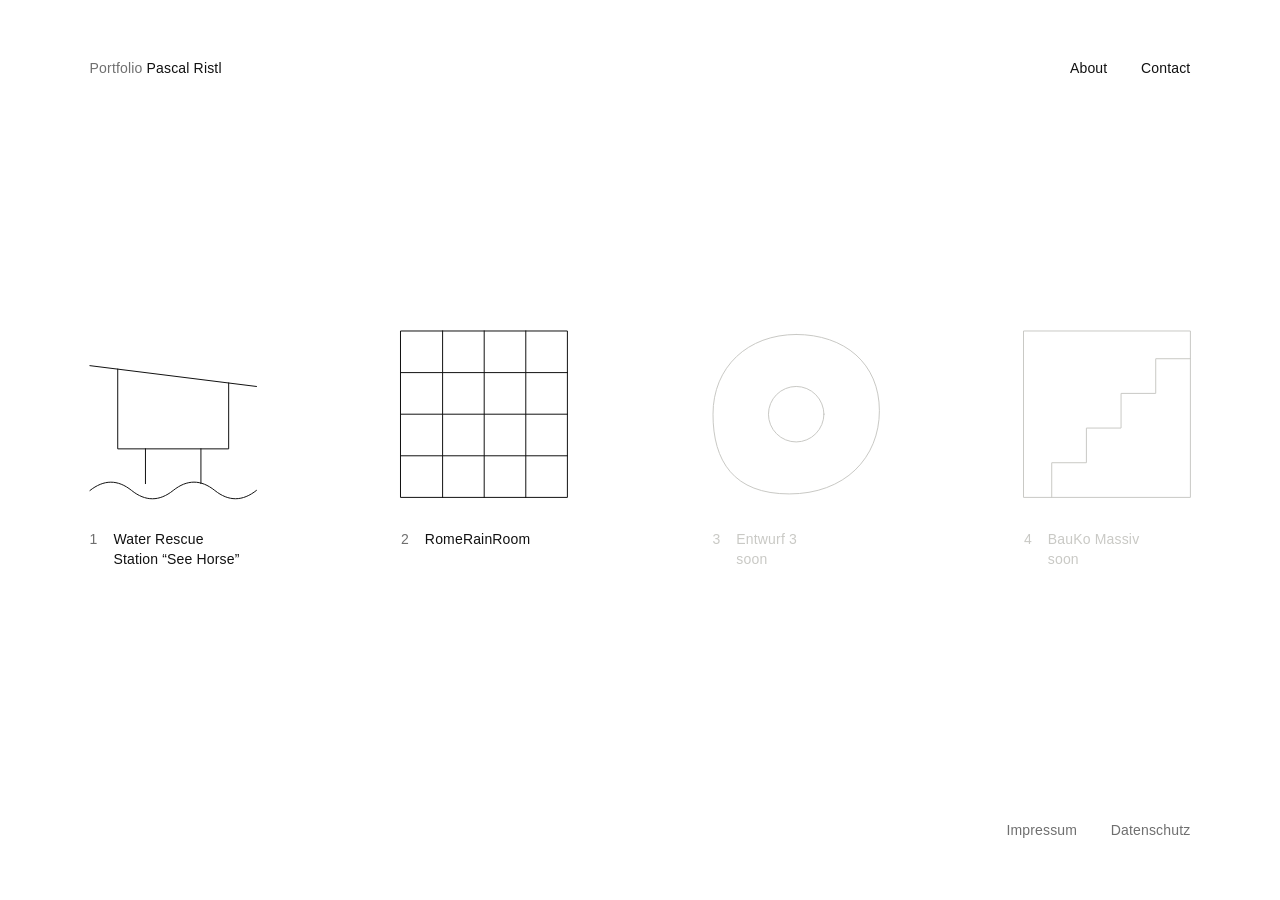
<file: index.html>
<!DOCTYPE html>
<html lang="en">
<head>
<meta charset="UTF-8">
<meta name="viewport" content="width=device-width, initial-scale=1">
<title>RISTL.DESIGNBUERO · Pascal Ristl</title>
<meta name="description" content="Portfolio of Pascal Ristl. Interior architecture and design, München.">
<link rel="icon" type="image/svg+xml" href="favicon.svg">
<link rel="stylesheet" href="style.css?v=19">
</head>
<body class="home">
<header class="top">
  <a class="brand" href="index.html"><span>Portfolio</span> Pascal Ristl</a>
  <nav aria-label="Main">
    <a href="about.html">About</a>
    <a href="mailto:ristlp@ristldesignbuero.com">Contact</a>
  </nav>
</header>
<main>
<h1 class="sr">RISTL.DESIGNBUERO, Pascal Ristl</h1>
<section class="grid" aria-label="Projects">
  <a class="tile" href="p/seepferdchen.html" style="--i:1"><svg viewBox="4 4 24 24" aria-hidden="true"><path d="M4 9l24 3M8 9.5V21h16v-9.5M12 21v5M20 21v5M4 27c2-1.6 4-1.6 6 0s4 1.6 6 0 4-1.6 6 0 4 1.6 6 0"/></svg><span class="cap"><span class="n">1</span><span class="t">Water Rescue Station “See Horse”</span></span></a>
  <a class="tile" href="p/watercube.html" style="--i:2"><svg viewBox="4 4 24 24" aria-hidden="true"><path d="M4 4h24v24H4zM10 4v24M16 4v24M22 4v24M4 10h24M4 16h24M4 22h24"/></svg><span class="cap"><span class="n">2</span><span class="t">RomeRainRoom</span></span></a>
  <div class="tile bald" style="--i:3"><svg viewBox="4 4 24 24" aria-hidden="true"><path d="M16 4.5c7 0 12 4.2 12 11S23 27.5 15 27.5 4 22.8 4 16 9 4.5 16 4.5z"/><circle cx="16" cy="16" r="4"/></svg><span class="cap"><span class="n">3</span><span class="t">Entwurf 3<span class="soon">soon</span></span></span></div>
  <div class="tile bald" style="--i:4"><svg viewBox="4 4 24 24" aria-hidden="true"><path d="M4 4h24v24H4zM8 28v-5h5v-5h5v-5h5v-5h5"/></svg><span class="cap"><span class="n">4</span><span class="t">BauKo Massiv<span class="soon">soon</span></span></span></div>
</section>
</main>
<footer class="bottom">
  <span></span>
  <span class="recht"><a href="impressum.html">Impressum</a><a href="datenschutz.html">Datenschutz</a></span>
</footer>
<script src="site.js"></script>
</body>
</html>
</file>
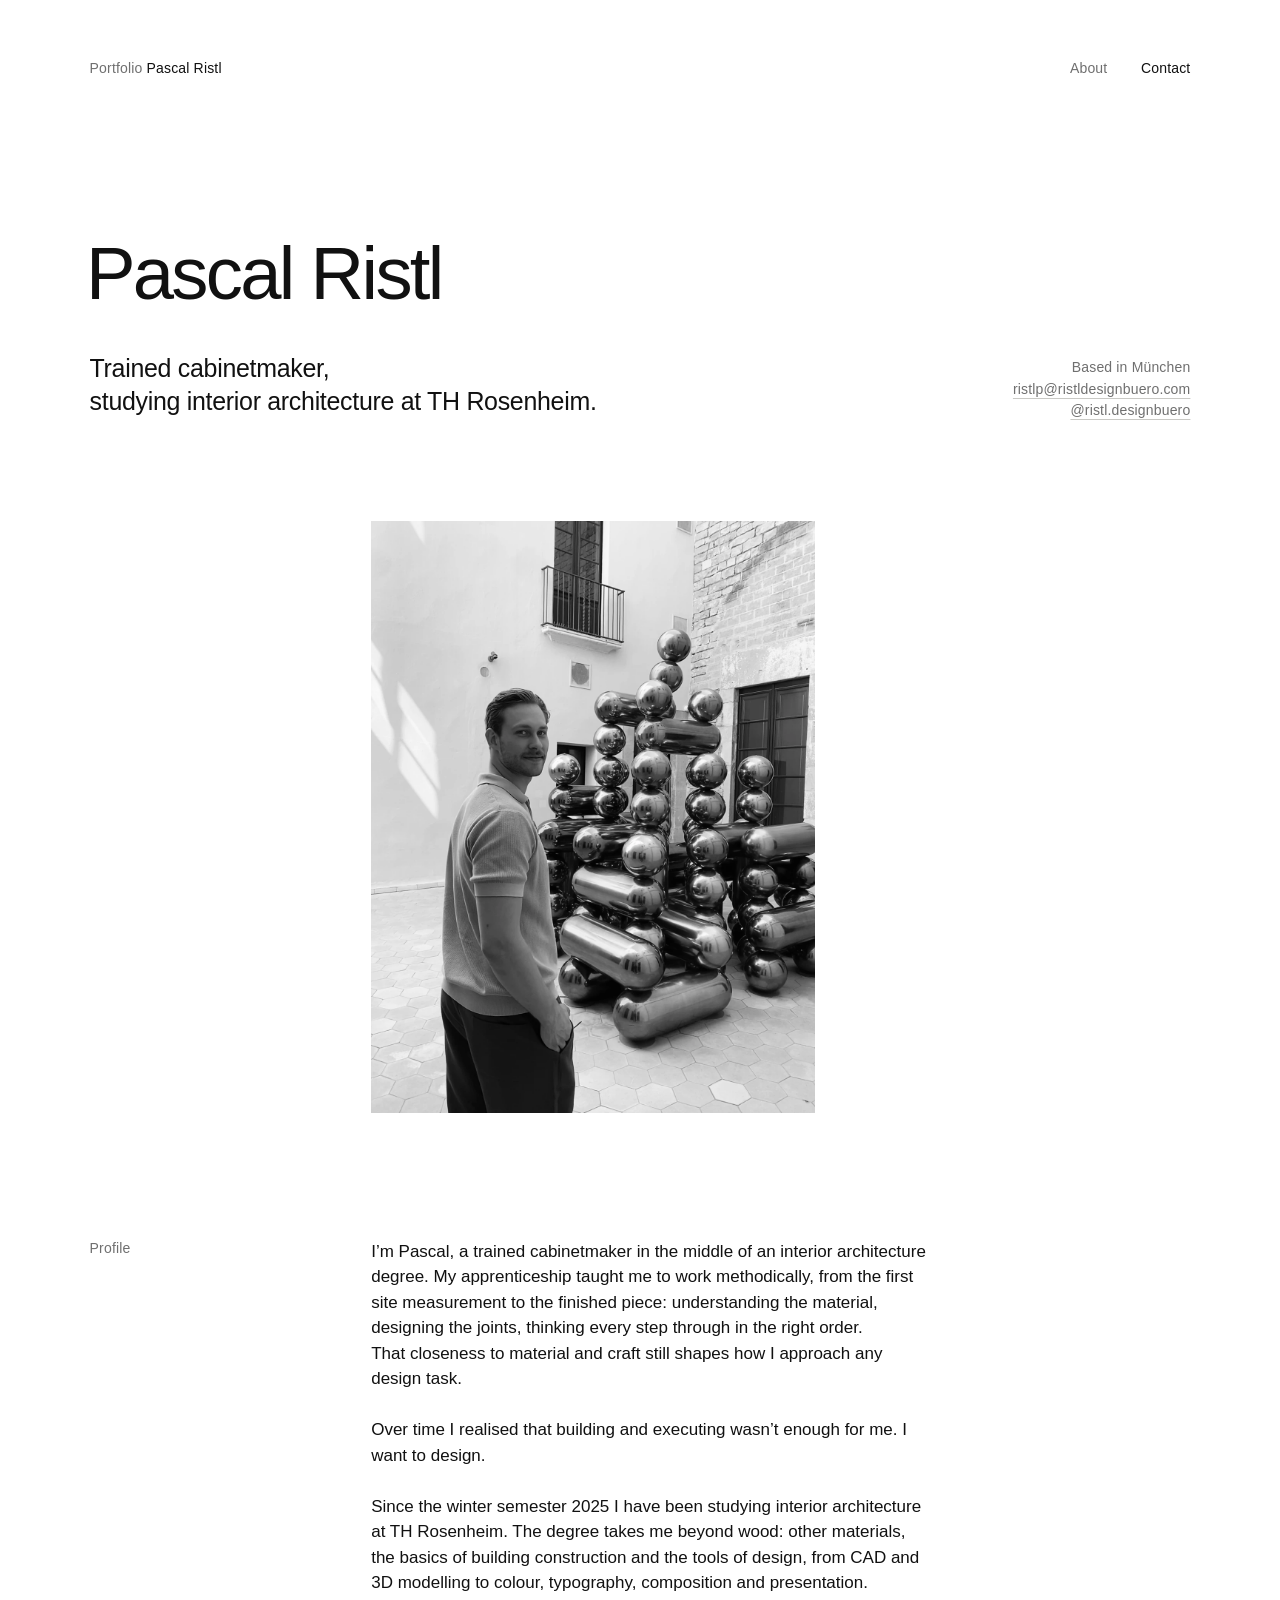
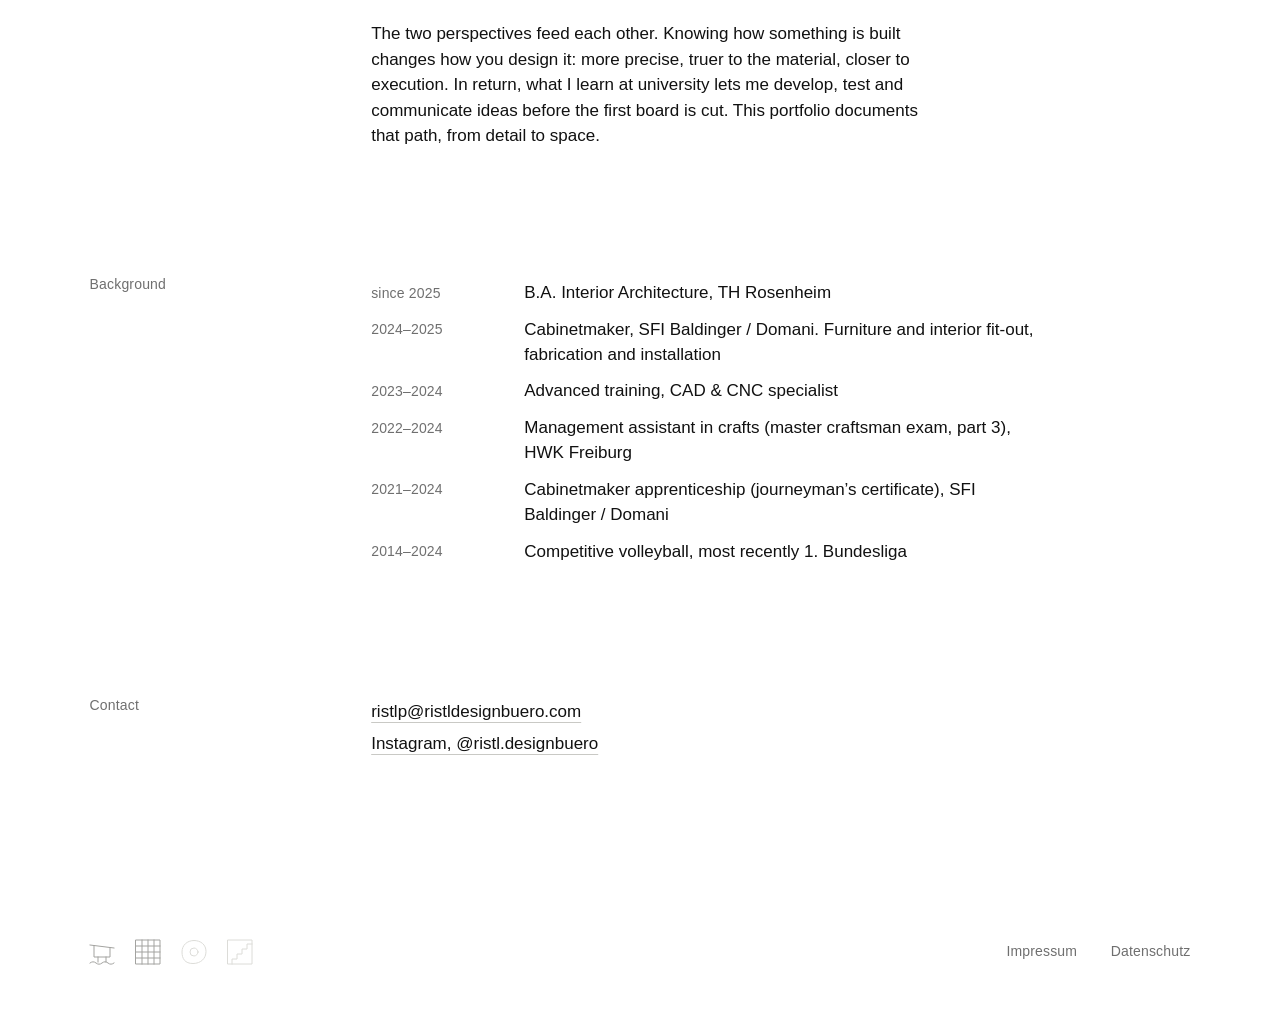
<file: about.html>
<!DOCTYPE html>
<html lang="en">
<head>
<meta charset="UTF-8">
<meta name="viewport" content="width=device-width, initial-scale=1">
<title>About · RISTL.DESIGNBUERO</title>
<meta name="description" content="Pascal Ristl, trained cabinetmaker and interior architecture student in München.">
<link rel="icon" type="image/svg+xml" href="favicon.svg">
<link rel="stylesheet" href="style.css?v=19">
</head>
<body>
<header class="top">
  <a class="brand" href="index.html"><span>Portfolio</span> Pascal Ristl</a>
  <nav aria-label="Main">
    <a href="about.html" aria-current="page">About</a>
    <a href="mailto:ristlp@ristldesignbuero.com">Contact</a>
  </nav>
</header>
<main>
<section class="intro">
  <h1>Pascal Ristl</h1>
  <p class="lead">Trained cabinetmaker,<br>studying interior architecture at TH Rosenheim.</p>
  <p class="meta">Based in München<br><a href="mailto:ristlp@ristldesignbuero.com">ristlp@ristldesignbuero.com</a><br><a href="https://www.instagram.com/ristl.designbuero/" target="_blank" rel="noopener">@ristl.designbuero</a></p>
</section>
<section class="images">
<figure class="voll portrait"><a class="zoom" href="img/about/portrait-gross.webp?v=19"><img src="img/about/portrait-1400.webp?v=19" srcset="img/about/portrait-1400.webp?v=19 1200w, img/about/portrait-2800.webp?v=19 1200w" sizes="(max-width: 520px) 100vw, 36vw" width="1200" height="1600" alt="Pascal Ristl" loading="eager" decoding="async"></a></figure>
</section>
<section class="sek"><h2>Profile</h2><div class="inhalt prosa"><p>I’m Pascal, a trained cabinetmaker in the middle of an interior architecture degree. My apprenticeship taught me to work methodically, from the first site measurement to the finished piece: understanding the material, designing the joints, thinking every step through in the right order. That closeness to material and craft still shapes how I approach any design task.</p><p>Over time I realised that building and executing wasn’t enough for me. I want to design.</p><p>Since the winter semester 2025 I have been studying interior architecture at TH Rosenheim. The degree takes me beyond wood: other materials, the basics of building construction and the tools of design, from CAD and 3D modelling to colour, typography, composition and presentation.</p><p>The two perspectives feed each other. Knowing how something is built changes how you design it: more precise, truer to the material, closer to execution. In return, what I learn at university lets me develop, test and communicate ideas before the first board is cut. This portfolio documents that path, from detail to space.</p></div></section>
<section class="sek"><h2>Background</h2><dl class="inhalt weg"><div><dt>since 2025</dt><dd>B.A. Interior Architecture, TH Rosenheim</dd></div><div><dt>2024–2025</dt><dd>Cabinetmaker, SFI Baldinger / Domani. Furniture and interior fit-out, fabrication and installation</dd></div><div><dt>2023–2024</dt><dd>Advanced training, CAD &amp; CNC specialist</dd></div><div><dt>2022–2024</dt><dd>Management assistant in crafts (master craftsman exam, part 3), HWK Freiburg</dd></div><div><dt>2021–2024</dt><dd>Cabinetmaker apprenticeship (journeyman’s certificate), SFI Baldinger / Domani</dd></div><div><dt>2014–2024</dt><dd>Competitive volleyball, most recently 1. Bundesliga</dd></div></dl></section>
<section class="sek"><h2>Contact</h2><div class="inhalt prosa kontakt"><p><a href="mailto:ristlp@ristldesignbuero.com">ristlp@ristldesignbuero.com</a><br><a href="https://www.instagram.com/ristl.designbuero/" target="_blank" rel="noopener">Instagram, @ristl.designbuero</a></p></div></section>
</main>
<footer class="bottom">
  <nav class="piktos" aria-label="Projects"><a class="pk" href="p/seepferdchen.html" title="Water Rescue Station “See Horse”" aria-label="Water Rescue Station “See Horse”"><svg viewBox="4 4 24 24" aria-hidden="true"><path d="M4 9l24 3M8 9.5V21h16v-9.5M12 21v5M20 21v5M4 27c2-1.6 4-1.6 6 0s4 1.6 6 0 4-1.6 6 0 4 1.6 6 0"/></svg></a><a class="pk" href="p/watercube.html" title="RomeRainRoom" aria-label="RomeRainRoom"><svg viewBox="4 4 24 24" aria-hidden="true"><path d="M4 4h24v24H4zM10 4v24M16 4v24M22 4v24M4 10h24M4 16h24M4 22h24"/></svg></a><span class="pk off" title="Entwurf 3, soon"><svg viewBox="4 4 24 24" aria-hidden="true"><path d="M16 4.5c7 0 12 4.2 12 11S23 27.5 15 27.5 4 22.8 4 16 9 4.5 16 4.5z"/><circle cx="16" cy="16" r="4"/></svg></span><span class="pk off" title="BauKo Massiv, soon"><svg viewBox="4 4 24 24" aria-hidden="true"><path d="M4 4h24v24H4zM8 28v-5h5v-5h5v-5h5v-5h5"/></svg></span></nav>
  <span class="recht"><a href="impressum.html">Impressum</a><a href="datenschutz.html">Datenschutz</a></span>
</footer>
<script src="site.js"></script>
</body>
</html>
</file>
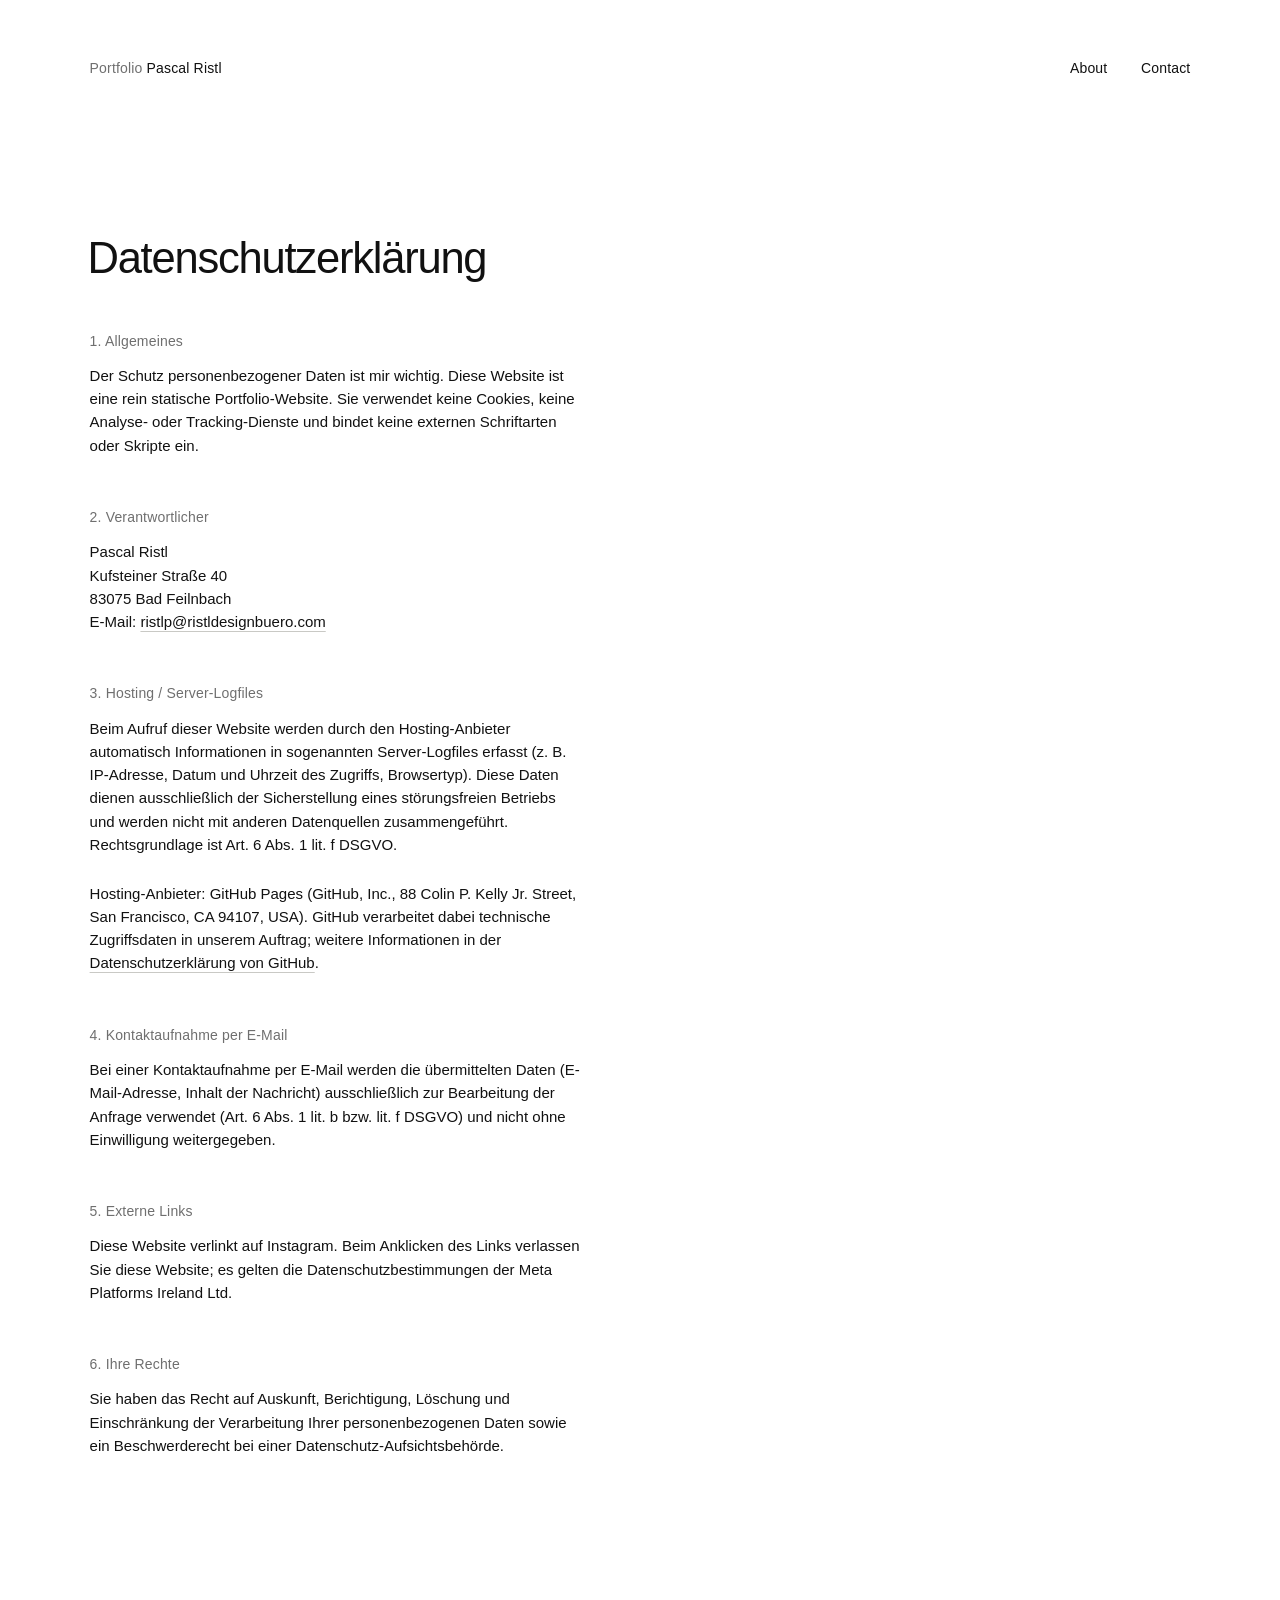
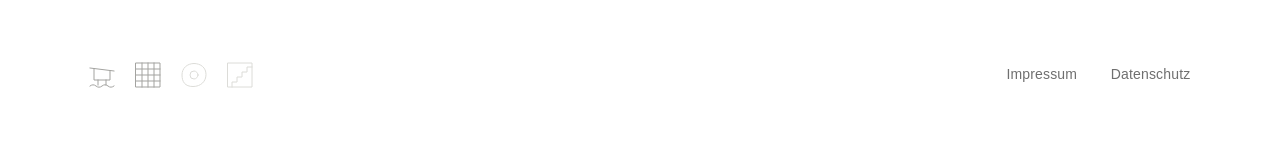
<file: datenschutz.html>
<!DOCTYPE html>
<html lang="en">
<head>
<meta charset="UTF-8">
<meta name="viewport" content="width=device-width, initial-scale=1">
<title>Datenschutz · RISTL.DESIGNBUERO</title>
<meta name="description" content="Datenschutz">
<link rel="icon" type="image/svg+xml" href="favicon.svg">
<link rel="stylesheet" href="style.css?v=19">
</head>
<body>
<header class="top">
  <a class="brand" href="index.html"><span>Portfolio</span> Pascal Ristl</a>
  <nav aria-label="Main">
    <a href="about.html">About</a>
    <a href="mailto:ristlp@ristldesignbuero.com">Contact</a>
  </nav>
</header>
<main>
<section class="text legal"><section class="legal wrap">
    <h1>Datenschutzerklärung</h1>

    <h2>1. Allgemeines</h2>
    <p>
      Der Schutz personenbezogener Daten ist mir wichtig. Diese Website ist
      eine rein statische Portfolio-Website. Sie verwendet keine Cookies,
      keine Analyse- oder Tracking-Dienste und bindet keine externen
      Schriftarten oder Skripte ein.
    </p>

    <h2>2. Verantwortlicher</h2>
    <p>
      Pascal Ristl<br>
      Kufsteiner Straße 40<br>
      83075 Bad Feilnbach<br>
      E-Mail: <a href="mailto:ristlp@ristldesignbuero.com">ristlp@ristldesignbuero.com</a>
    </p>

    <h2>3. Hosting / Server-Logfiles</h2>
    <p>
      Beim Aufruf dieser Website werden durch den Hosting-Anbieter
      automatisch Informationen in sogenannten Server-Logfiles erfasst
      (z.&nbsp;B. IP-Adresse, Datum und Uhrzeit des Zugriffs, Browsertyp).
      Diese Daten dienen ausschließlich der Sicherstellung eines störungsfreien
      Betriebs und werden nicht mit anderen Datenquellen zusammengeführt.
      Rechtsgrundlage ist Art.&nbsp;6 Abs.&nbsp;1 lit.&nbsp;f DSGVO.
    </p>
    <p>
      Hosting-Anbieter: GitHub Pages (GitHub, Inc., 88 Colin P. Kelly Jr.
      Street, San Francisco, CA 94107, USA). GitHub verarbeitet dabei
      technische Zugriffsdaten in unserem Auftrag; weitere Informationen in
      der <a href="https://docs.github.com/de/site-policy/privacy-policies/github-general-privacy-statement" target="_blank" rel="noopener">Datenschutzerklärung von GitHub</a>.
    </p>

    <h2>4. Kontaktaufnahme per E-Mail</h2>
    <p>
      Bei einer Kontaktaufnahme per E-Mail werden die übermittelten Daten
      (E-Mail-Adresse, Inhalt der Nachricht) ausschließlich zur Bearbeitung
      der Anfrage verwendet (Art.&nbsp;6 Abs.&nbsp;1 lit.&nbsp;b bzw.
      lit.&nbsp;f DSGVO) und nicht ohne Einwilligung weitergegeben.
    </p>

    <h2>5. Externe Links</h2>
    <p>
      Diese Website verlinkt auf Instagram. Beim Anklicken des Links verlassen
      Sie diese Website; es gelten die Datenschutzbestimmungen der Meta
      Platforms Ireland Ltd.
    </p>

    <h2>6. Ihre Rechte</h2>
    <p>
      Sie haben das Recht auf Auskunft, Berichtigung, Löschung und
      Einschränkung der Verarbeitung Ihrer personenbezogenen Daten sowie ein
      Beschwerderecht bei einer Datenschutz-Aufsichtsbehörde.
    </p>
  </section>
</section>
</main>
<footer class="bottom">
  <nav class="piktos" aria-label="Projects"><a class="pk" href="p/seepferdchen.html" title="Water Rescue Station “See Horse”" aria-label="Water Rescue Station “See Horse”"><svg viewBox="4 4 24 24" aria-hidden="true"><path d="M4 9l24 3M8 9.5V21h16v-9.5M12 21v5M20 21v5M4 27c2-1.6 4-1.6 6 0s4 1.6 6 0 4-1.6 6 0 4 1.6 6 0"/></svg></a><a class="pk" href="p/watercube.html" title="RomeRainRoom" aria-label="RomeRainRoom"><svg viewBox="4 4 24 24" aria-hidden="true"><path d="M4 4h24v24H4zM10 4v24M16 4v24M22 4v24M4 10h24M4 16h24M4 22h24"/></svg></a><span class="pk off" title="Entwurf 3, soon"><svg viewBox="4 4 24 24" aria-hidden="true"><path d="M16 4.5c7 0 12 4.2 12 11S23 27.5 15 27.5 4 22.8 4 16 9 4.5 16 4.5z"/><circle cx="16" cy="16" r="4"/></svg></span><span class="pk off" title="BauKo Massiv, soon"><svg viewBox="4 4 24 24" aria-hidden="true"><path d="M4 4h24v24H4zM8 28v-5h5v-5h5v-5h5v-5h5"/></svg></span></nav>
  <span class="recht"><a href="impressum.html">Impressum</a><a href="datenschutz.html">Datenschutz</a></span>
</footer>
<script src="site.js"></script>
</body>
</html>
</file>
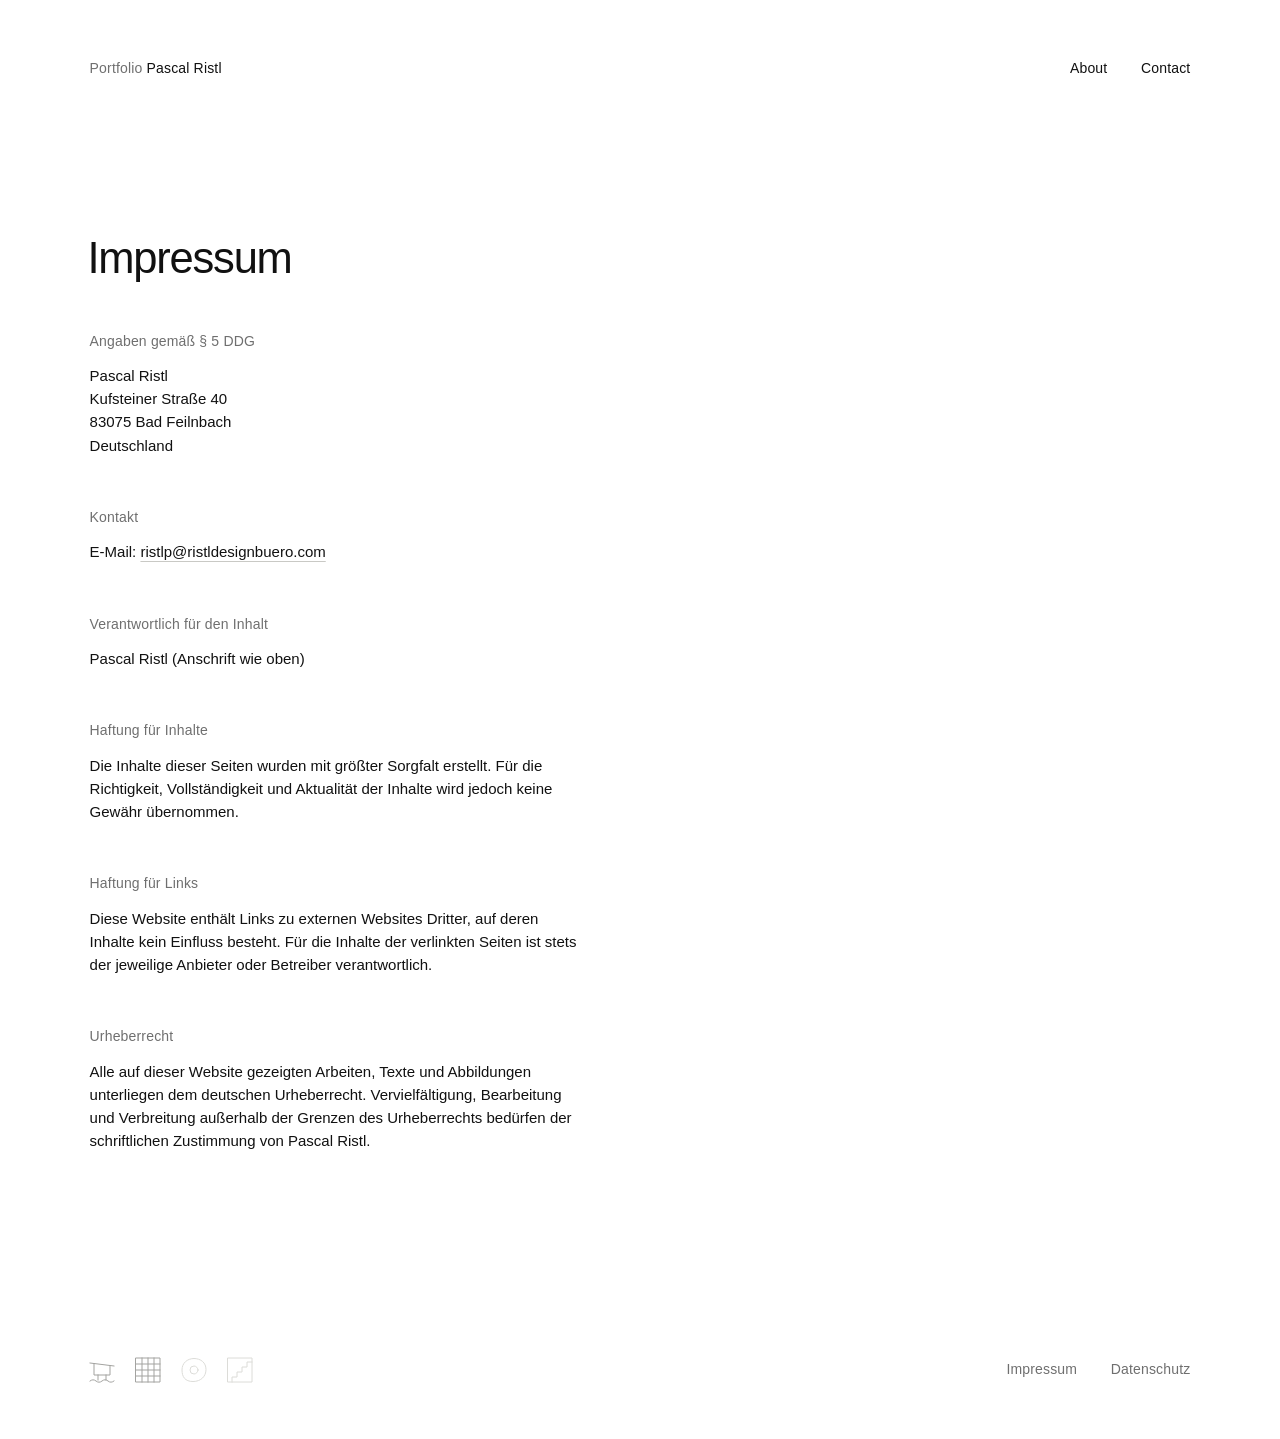
<file: impressum.html>
<!DOCTYPE html>
<html lang="en">
<head>
<meta charset="UTF-8">
<meta name="viewport" content="width=device-width, initial-scale=1">
<title>Impressum · RISTL.DESIGNBUERO</title>
<meta name="description" content="Impressum">
<link rel="icon" type="image/svg+xml" href="favicon.svg">
<link rel="stylesheet" href="style.css?v=19">
</head>
<body>
<header class="top">
  <a class="brand" href="index.html"><span>Portfolio</span> Pascal Ristl</a>
  <nav aria-label="Main">
    <a href="about.html">About</a>
    <a href="mailto:ristlp@ristldesignbuero.com">Contact</a>
  </nav>
</header>
<main>
<section class="text legal"><section class="legal wrap">
    <h1>Impressum</h1>

    <h2>Angaben gemäß § 5 DDG</h2>
    <p>
      Pascal Ristl<br>
      Kufsteiner Straße 40<br>
      83075 Bad Feilnbach<br>
      Deutschland
    </p>

    <h2>Kontakt</h2>
    <p>
      E-Mail: <a href="mailto:ristlp@ristldesignbuero.com">ristlp@ristldesignbuero.com</a>
    </p>

    <h2>Verantwortlich für den Inhalt</h2>
    <p>Pascal Ristl (Anschrift wie oben)</p>

    <h2>Haftung für Inhalte</h2>
    <p>
      Die Inhalte dieser Seiten wurden mit größter Sorgfalt erstellt. Für die
      Richtigkeit, Vollständigkeit und Aktualität der Inhalte wird jedoch
      keine Gewähr übernommen.
    </p>

    <h2>Haftung für Links</h2>
    <p>
      Diese Website enthält Links zu externen Websites Dritter, auf deren
      Inhalte kein Einfluss besteht. Für die Inhalte der verlinkten Seiten
      ist stets der jeweilige Anbieter oder Betreiber verantwortlich.
    </p>

    <h2>Urheberrecht</h2>
    <p>
      Alle auf dieser Website gezeigten Arbeiten, Texte und Abbildungen
      unterliegen dem deutschen Urheberrecht. Vervielfältigung, Bearbeitung
      und Verbreitung außerhalb der Grenzen des Urheberrechts bedürfen der
      schriftlichen Zustimmung von Pascal Ristl.
    </p>
  </section>
</section>
</main>
<footer class="bottom">
  <nav class="piktos" aria-label="Projects"><a class="pk" href="p/seepferdchen.html" title="Water Rescue Station “See Horse”" aria-label="Water Rescue Station “See Horse”"><svg viewBox="4 4 24 24" aria-hidden="true"><path d="M4 9l24 3M8 9.5V21h16v-9.5M12 21v5M20 21v5M4 27c2-1.6 4-1.6 6 0s4 1.6 6 0 4-1.6 6 0 4 1.6 6 0"/></svg></a><a class="pk" href="p/watercube.html" title="RomeRainRoom" aria-label="RomeRainRoom"><svg viewBox="4 4 24 24" aria-hidden="true"><path d="M4 4h24v24H4zM10 4v24M16 4v24M22 4v24M4 10h24M4 16h24M4 22h24"/></svg></a><span class="pk off" title="Entwurf 3, soon"><svg viewBox="4 4 24 24" aria-hidden="true"><path d="M16 4.5c7 0 12 4.2 12 11S23 27.5 15 27.5 4 22.8 4 16 9 4.5 16 4.5z"/><circle cx="16" cy="16" r="4"/></svg></span><span class="pk off" title="BauKo Massiv, soon"><svg viewBox="4 4 24 24" aria-hidden="true"><path d="M4 4h24v24H4zM8 28v-5h5v-5h5v-5h5v-5h5"/></svg></span></nav>
  <span class="recht"><a href="impressum.html">Impressum</a><a href="datenschutz.html">Datenschutz</a></span>
</footer>
<script src="site.js"></script>
</body>
</html>
</file>
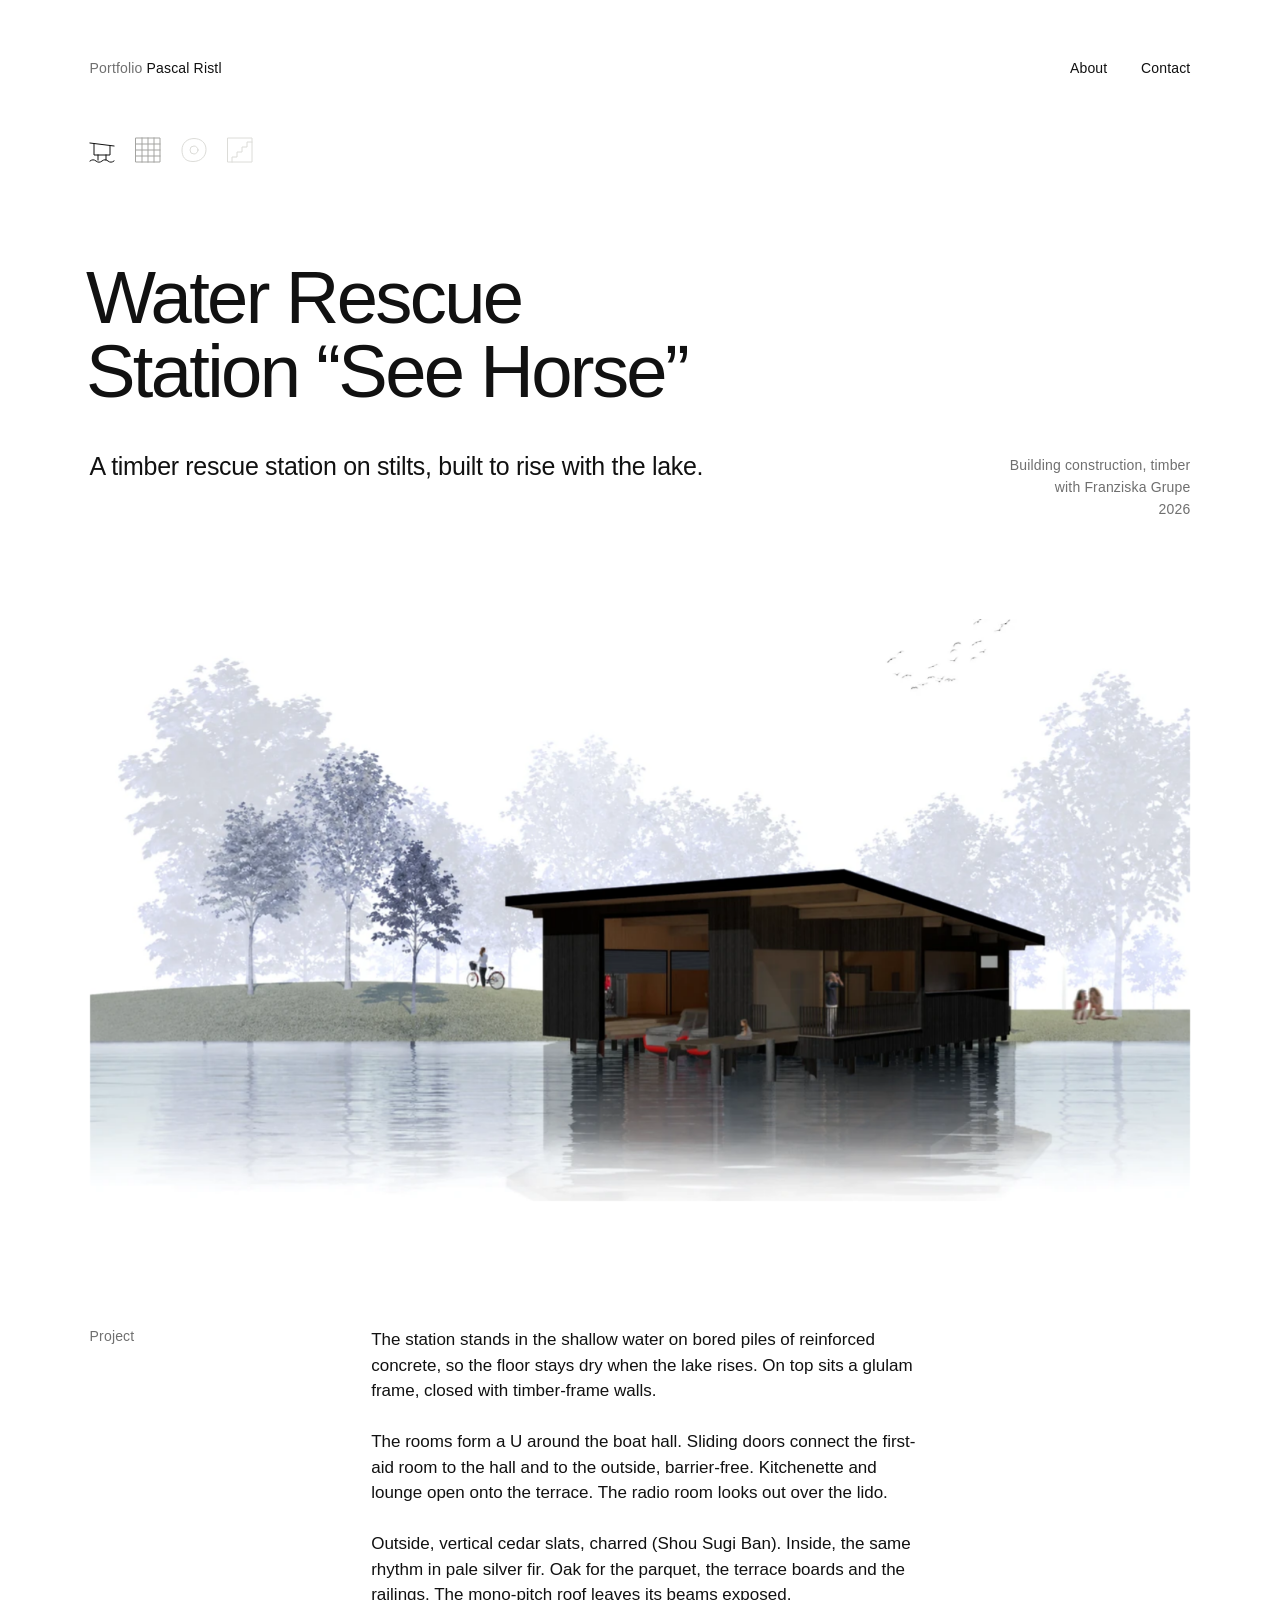
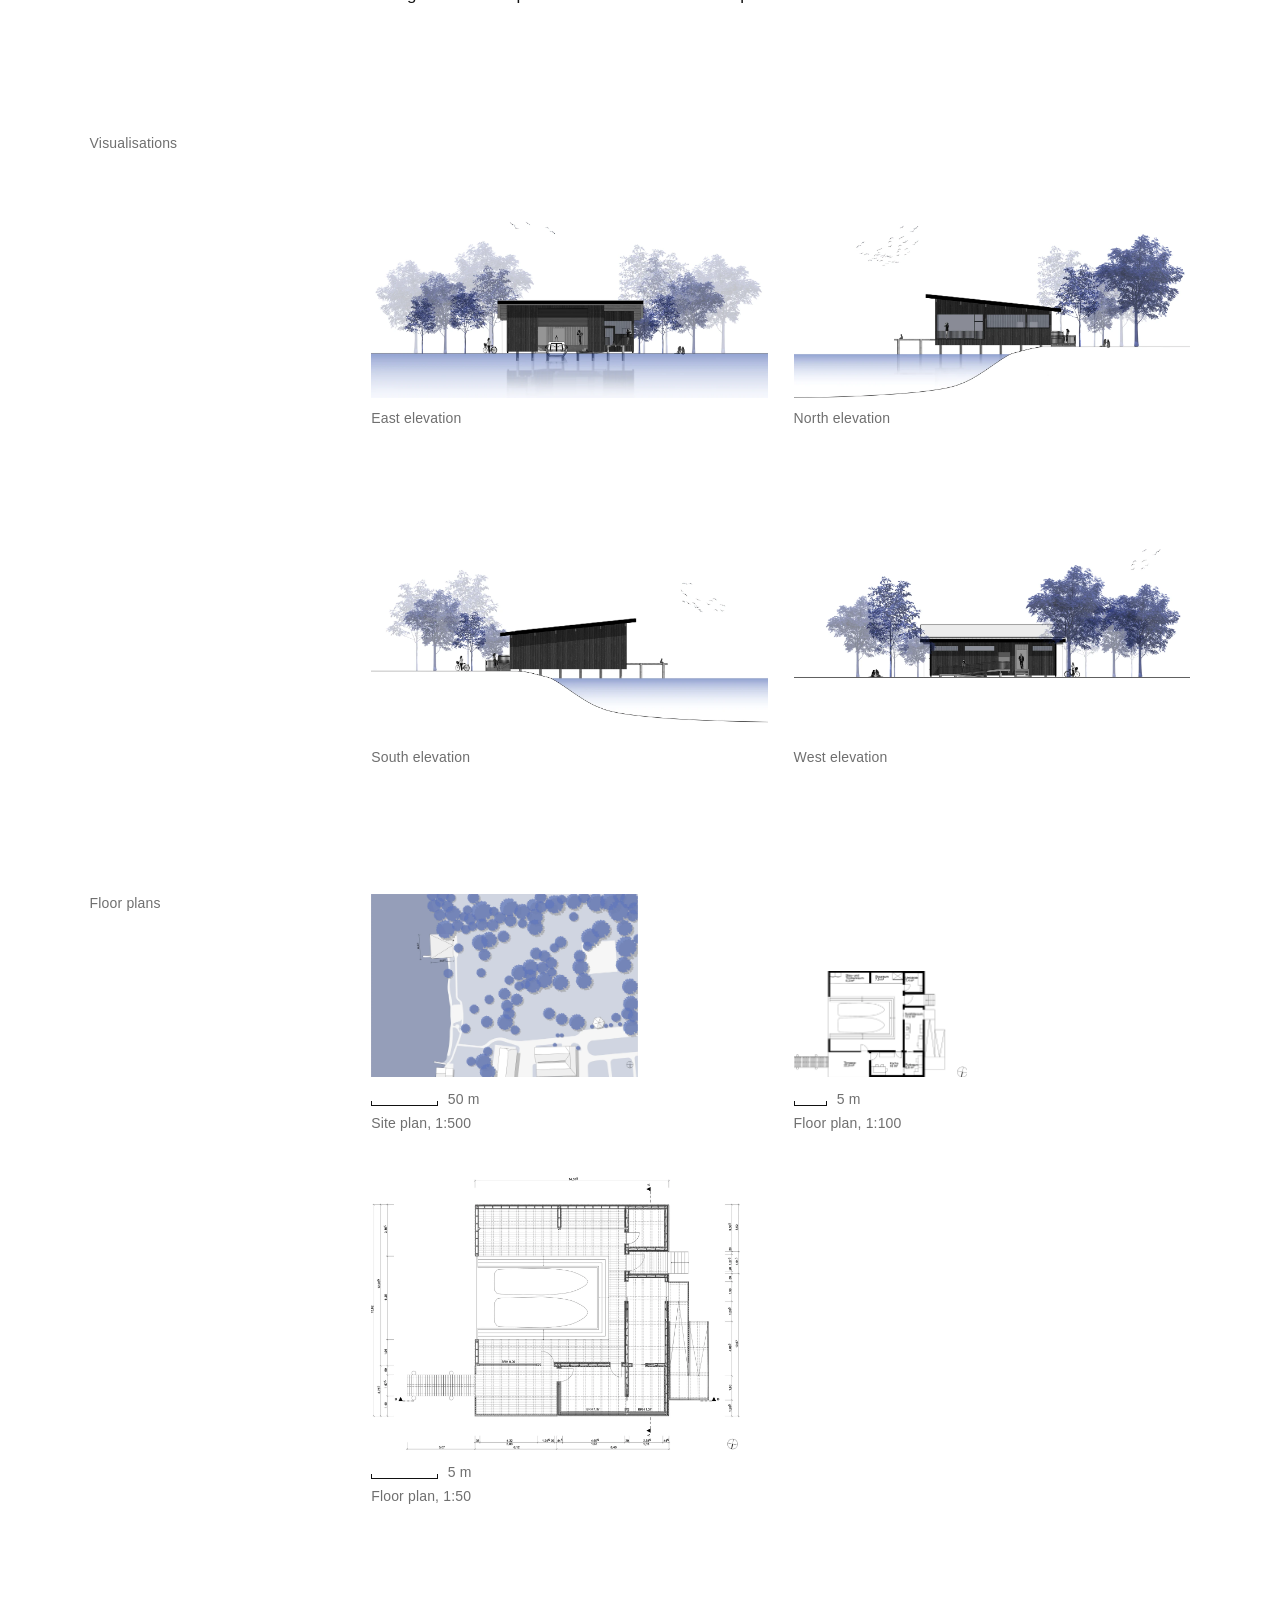
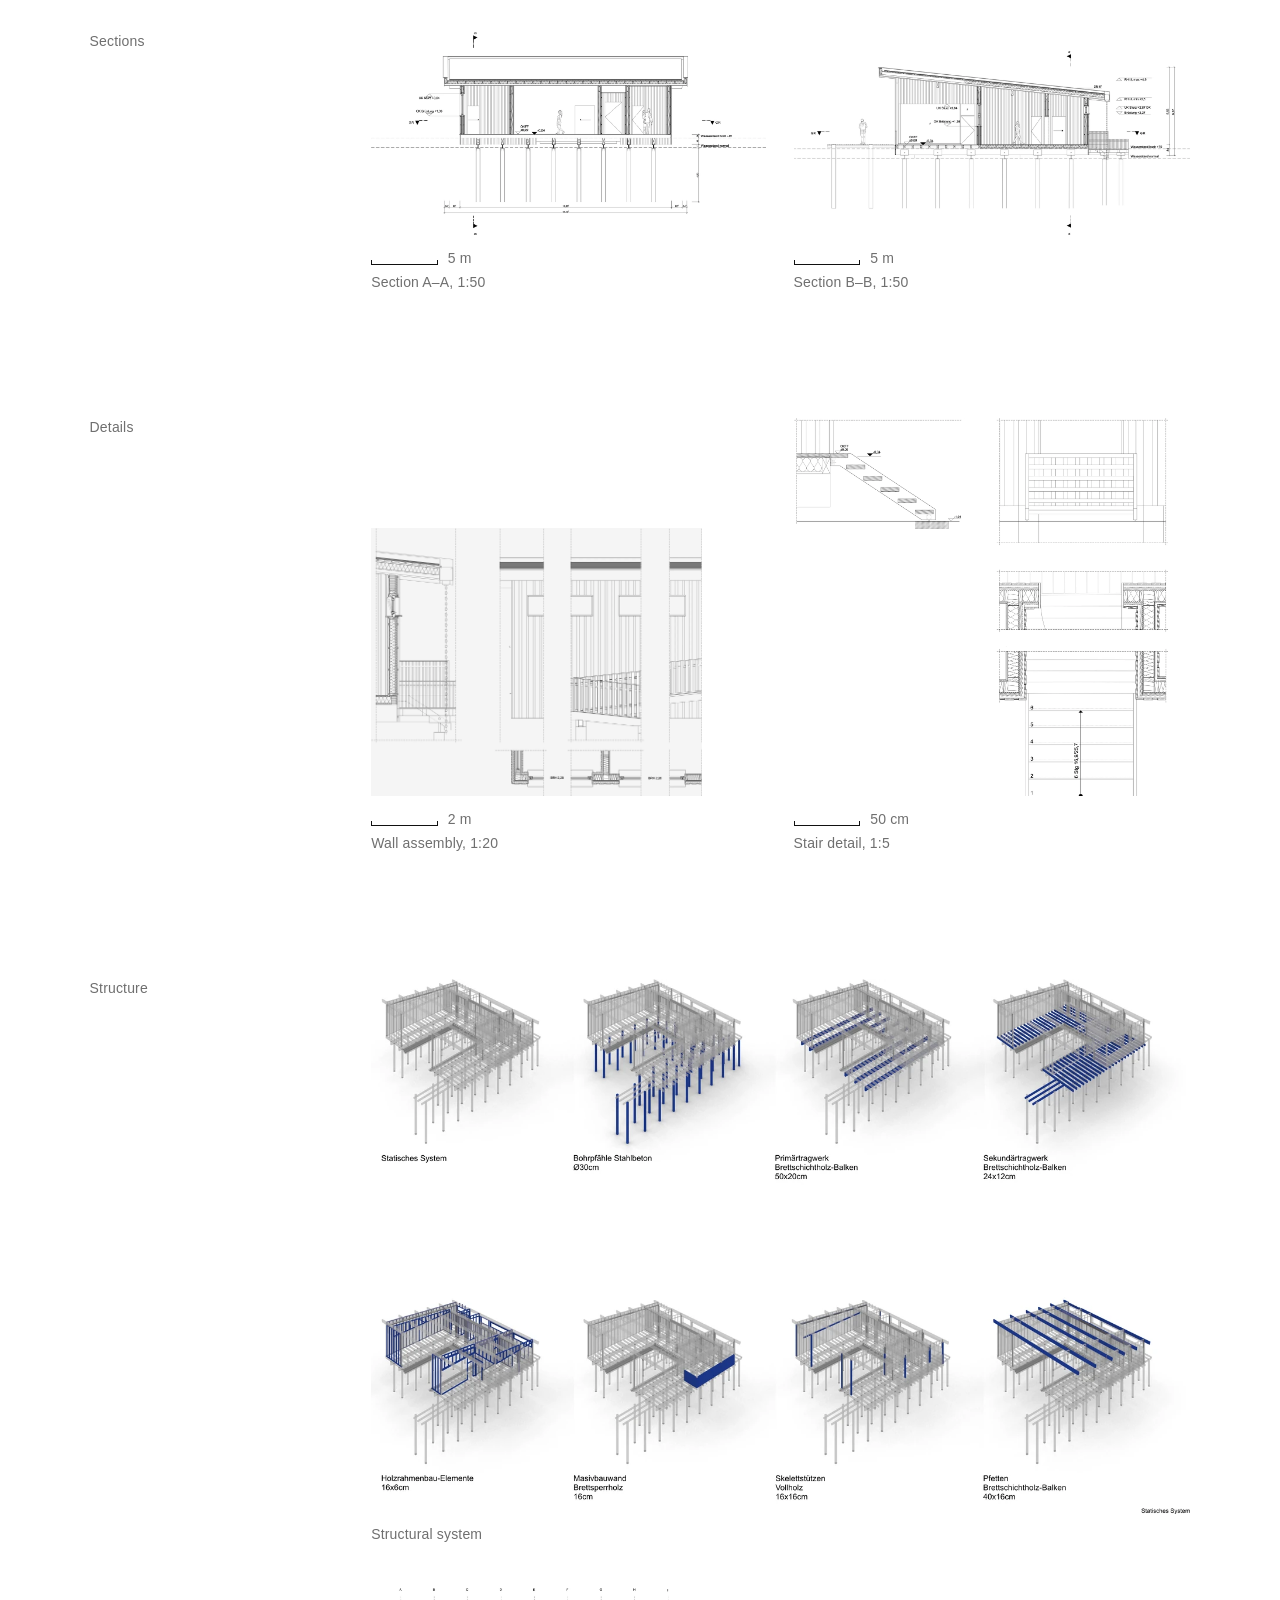
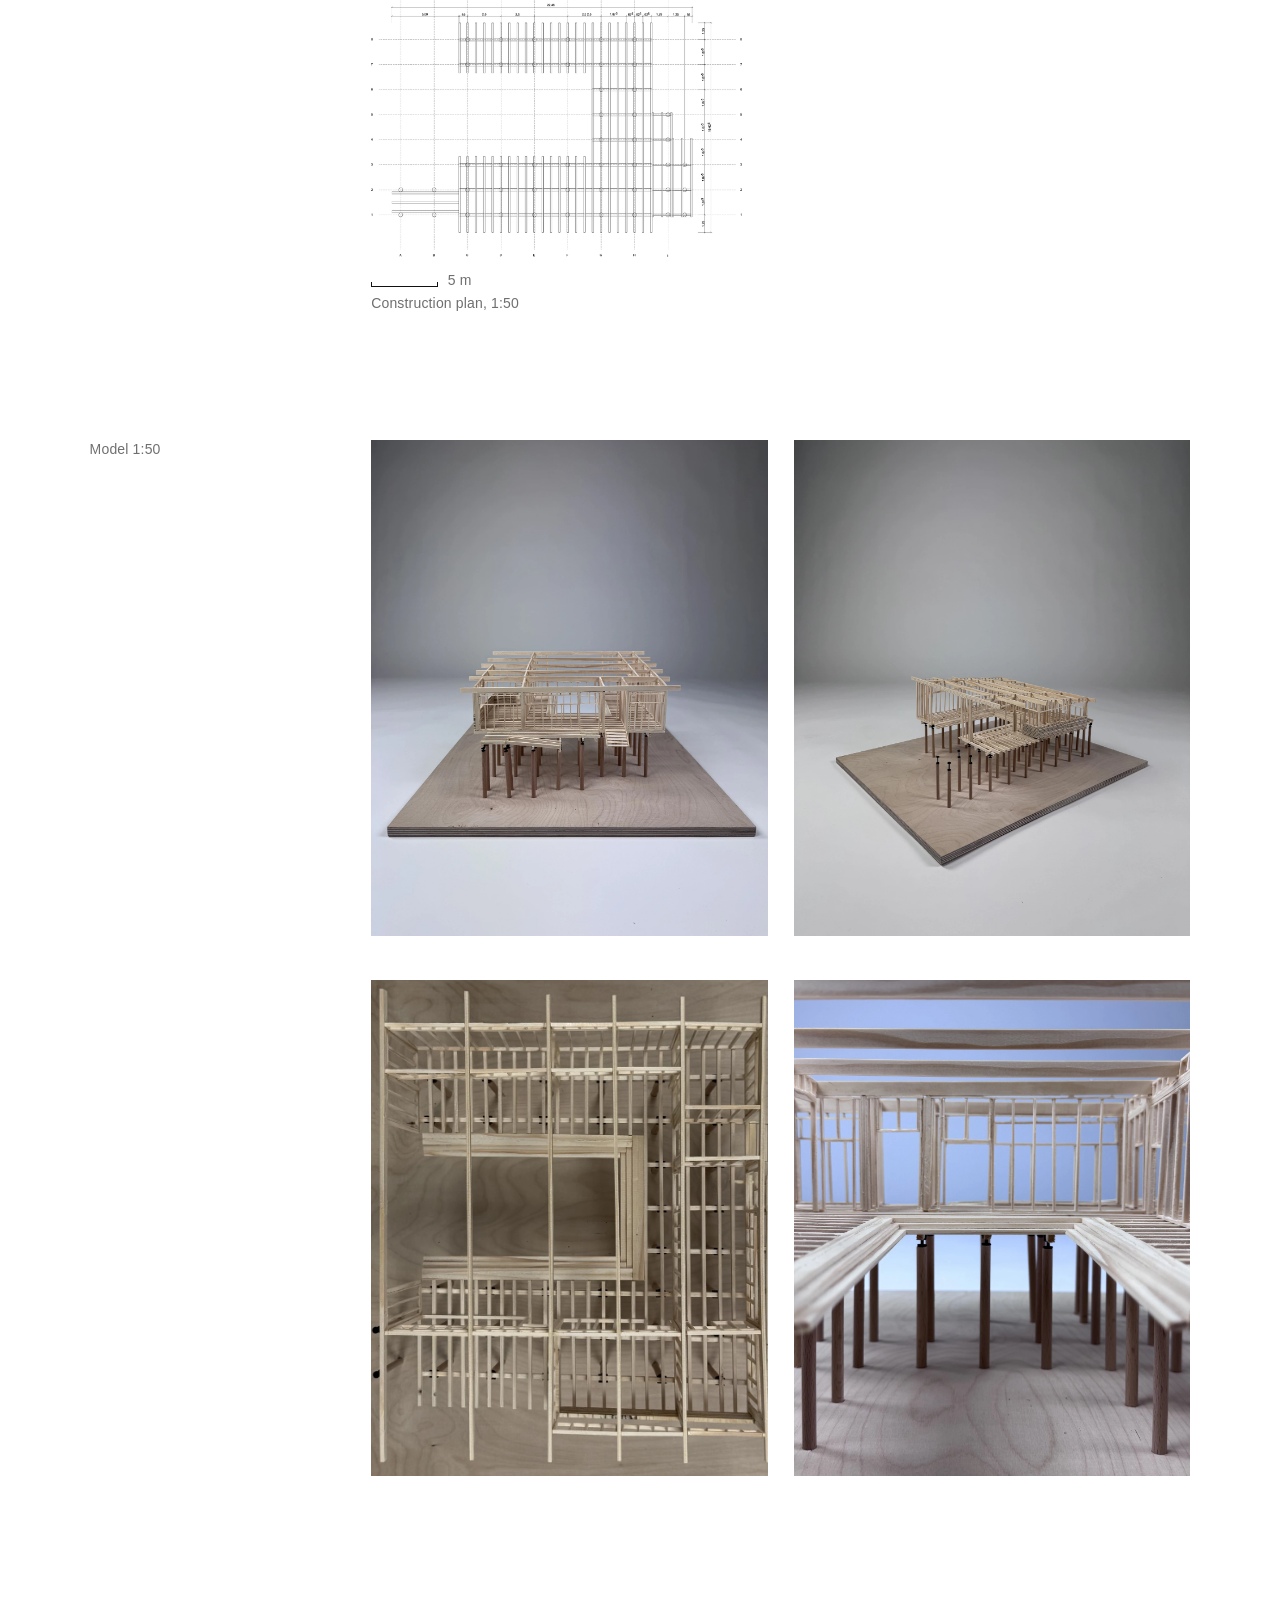
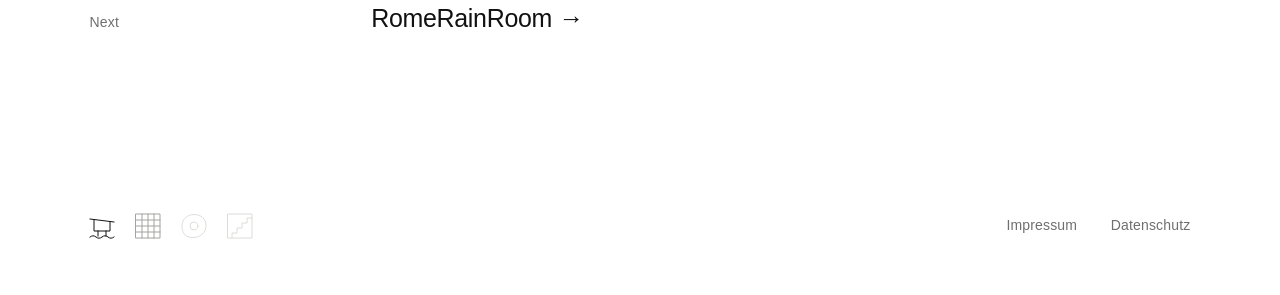
<file: p/seepferdchen.html>
<!DOCTYPE html>
<html lang="en">
<head>
<meta charset="UTF-8">
<meta name="viewport" content="width=device-width, initial-scale=1">
<title>Water Rescue Station “See Horse” · RISTL.DESIGNBUERO</title>
<meta name="description" content="A timber rescue station on stilts, built to rise with the lake.">
<link rel="icon" type="image/svg+xml" href="../favicon.svg">
<link rel="stylesheet" href="../style.css?v=19">
</head>
<body>
<header class="top">
  <a class="brand" href="../index.html"><span>Portfolio</span> Pascal Ristl</a>
  <nav aria-label="Main">
    <a href="../about.html">About</a>
    <a href="mailto:ristlp@ristldesignbuero.com">Contact</a>
  </nav>
</header>
<main>
<nav class="piktos oben" aria-label="Projects"><a class="pk" href="../p/seepferdchen.html" aria-current="page" title="Water Rescue Station “See Horse”" aria-label="Water Rescue Station “See Horse”"><svg viewBox="4 4 24 24" aria-hidden="true"><path d="M4 9l24 3M8 9.5V21h16v-9.5M12 21v5M20 21v5M4 27c2-1.6 4-1.6 6 0s4 1.6 6 0 4-1.6 6 0 4 1.6 6 0"/></svg></a><a class="pk" href="../p/watercube.html" title="RomeRainRoom" aria-label="RomeRainRoom"><svg viewBox="4 4 24 24" aria-hidden="true"><path d="M4 4h24v24H4zM10 4v24M16 4v24M22 4v24M4 10h24M4 16h24M4 22h24"/></svg></a><span class="pk off" title="Entwurf 3, soon"><svg viewBox="4 4 24 24" aria-hidden="true"><path d="M16 4.5c7 0 12 4.2 12 11S23 27.5 15 27.5 4 22.8 4 16 9 4.5 16 4.5z"/><circle cx="16" cy="16" r="4"/></svg></span><span class="pk off" title="BauKo Massiv, soon"><svg viewBox="4 4 24 24" aria-hidden="true"><path d="M4 4h24v24H4zM8 28v-5h5v-5h5v-5h5v-5h5"/></svg></span></nav>
<section class="intro">
  <h1>Water Rescue Station “See Horse”</h1>
  <p class="lead">A timber rescue station on stilts, built to rise with the lake.</p>
  <p class="meta">Building construction, timber<br>with Franziska Grupe<br>2026</p>
</section>
<section class="images">
<figure class="voll "><a class="zoom" href="../img/seepferdchen/cover-gross.webp?v=19"><img src="../img/seepferdchen/cover-1400.webp?v=19" srcset="../img/seepferdchen/cover-1400.webp?v=19 1400w, ../img/seepferdchen/cover-2800.webp?v=19 2800w" sizes="(max-width: 520px) 100vw, 86vw" width="1400" height="740" alt="Water Rescue Station “See Horse”" loading="eager" decoding="async"></a></figure>
</section>
<section class="sek"><h2>Project</h2><div class="inhalt prosa"><p>The station stands in the shallow water on bored piles of reinforced concrete, so the floor stays dry when the lake rises. On top sits a glulam frame, closed with timber-frame walls.</p><p>The rooms form a U around the boat hall. Sliding doors connect the first-aid room to the hall and to the outside, barrier-free. Kitchenette and lounge open onto the terrace. The radio room looks out over the lido.</p><p>Outside, vertical cedar slats, charred (Shou Sugi Ban). Inside, the same rhythm in pale silver fir. Oak for the parquet, the terrace boards and the railings. The mono-pitch roof leaves its beams exposed.</p></div></section>
<section class="sek"><h2>Visualisations</h2><div class="inhalt raster">
<figure><a class="zoom" href="../img/seepferdchen/ost-gross.webp?v=19"><img src="../img/seepferdchen/ost-1400.webp?v=19" srcset="../img/seepferdchen/ost-1400.webp?v=19 1400w, ../img/seepferdchen/ost-2800.webp?v=19 2800w" sizes="(max-width: 520px) 100vw, (max-width: 900px) 46vw, 32vw" width="1400" height="665" alt="Water Rescue Station “See Horse”, visualisations, east elevation" loading="lazy" decoding="async"></a><figcaption>East elevation</figcaption></figure>
<figure><a class="zoom" href="../img/seepferdchen/nord-gross.webp?v=19"><img src="../img/seepferdchen/nord-1400.webp?v=19" srcset="../img/seepferdchen/nord-1400.webp?v=19 1400w, ../img/seepferdchen/nord-2800.webp?v=19 2800w" sizes="(max-width: 520px) 100vw, (max-width: 900px) 46vw, 32vw" width="1400" height="665" alt="Water Rescue Station “See Horse”, visualisations, north elevation" loading="lazy" decoding="async"></a><figcaption>North elevation</figcaption></figure>
<figure><a class="zoom" href="../img/seepferdchen/sued-gross.webp?v=19"><img src="../img/seepferdchen/sued-1400.webp?v=19" srcset="../img/seepferdchen/sued-1400.webp?v=19 1400w, ../img/seepferdchen/sued-2800.webp?v=19 2800w" sizes="(max-width: 520px) 100vw, (max-width: 900px) 46vw, 32vw" width="1400" height="665" alt="Water Rescue Station “See Horse”, visualisations, south elevation" loading="lazy" decoding="async"></a><figcaption>South elevation</figcaption></figure>
<figure><a class="zoom" href="../img/seepferdchen/west-gross.webp?v=19"><img src="../img/seepferdchen/west-1400.webp?v=19" srcset="../img/seepferdchen/west-1400.webp?v=19 1400w, ../img/seepferdchen/west-2800.webp?v=19 2800w" sizes="(max-width: 520px) 100vw, (max-width: 900px) 46vw, 32vw" width="1400" height="665" alt="Water Rescue Station “See Horse”, visualisations, west elevation" loading="lazy" decoding="async"></a><figcaption>West elevation</figcaption></figure>
</div></section>
<section class="sek"><h2>Floor plans</h2><div class="inhalt raster massstab">
<figure class="mass" style="--w:67.29%"><a class="zoom" href="../img/seepferdchen/lageplan-gross.webp?v=19"><img src="../img/seepferdchen/lageplan-1400.webp?v=19" srcset="../img/seepferdchen/lageplan-1400.webp?v=19 1400w, ../img/seepferdchen/lageplan-2800.webp?v=19 2800w" sizes="(max-width: 520px) 100vw, (max-width: 900px) 46vw, 32vw" width="1400" height="958" alt="Water Rescue Station “See Horse”, floor plans, site plan, 1:500" loading="lazy" decoding="async"></a><span class="leiste" aria-label="Scale bar, 50 m"><i style="width:16.83%"></i>50 m</span><figcaption>Site plan, 1:500</figcaption></figure>
<figure class="mass" style="--w:43.72%"><a class="zoom" href="../img/seepferdchen/grundriss100-gross.webp?v=19"><img src="../img/seepferdchen/grundriss100-1400.webp?v=19" srcset="../img/seepferdchen/grundriss100-1400.webp?v=19 1400w, ../img/seepferdchen/grundriss100-2800.webp?v=19 2800w" sizes="(max-width: 520px) 100vw, (max-width: 900px) 46vw, 32vw" width="1400" height="851" alt="Water Rescue Station “See Horse”, floor plans, floor plan, 1:100" loading="lazy" decoding="async"></a><span class="leiste" aria-label="Scale bar, 5 m"><i style="width:8.41%"></i>5 m</span><figcaption>Floor plan, 1:100</figcaption></figure>
<figure class="mass" style="--w:92.96%"><a class="zoom" href="../img/seepferdchen/grundriss50-gross.webp?v=19"><img src="../img/seepferdchen/grundriss50-1400.webp?v=19" srcset="../img/seepferdchen/grundriss50-1400.webp?v=19 1400w, ../img/seepferdchen/grundriss50-2800.webp?v=19 2800w" sizes="(max-width: 520px) 100vw, (max-width: 900px) 46vw, 32vw" width="1400" height="1036" alt="Water Rescue Station “See Horse”, floor plans, floor plan, 1:50" loading="lazy" decoding="async"></a><span class="leiste" aria-label="Scale bar, 5 m"><i style="width:16.83%"></i>5 m</span><figcaption>Floor plan, 1:50</figcaption></figure>
</div></section>
<section class="sek"><h2>Sections</h2><div class="inhalt raster massstab">
<figure class="mass" style="--w:99.37%"><a class="zoom" href="../img/seepferdchen/schnitt-aa-gross.webp?v=19"><img src="../img/seepferdchen/schnitt-aa-1400.webp?v=19" srcset="../img/seepferdchen/schnitt-aa-1400.webp?v=19 1400w, ../img/seepferdchen/schnitt-aa-2800.webp?v=19 2800w" sizes="(max-width: 520px) 100vw, (max-width: 900px) 46vw, 32vw" width="1400" height="721" alt="Water Rescue Station “See Horse”, sections, section a–a, 1:50" loading="lazy" decoding="async"></a><span class="leiste" aria-label="Scale bar, 5 m"><i style="width:16.83%"></i>5 m</span><figcaption>Section A–A, 1:50</figcaption></figure>
<figure class="mass" style="--w:100.00%"><a class="zoom" href="../img/seepferdchen/schnitt-bb-gross.webp?v=19"><img src="../img/seepferdchen/schnitt-bb-1400.webp?v=19" srcset="../img/seepferdchen/schnitt-bb-1400.webp?v=19 1400w, ../img/seepferdchen/schnitt-bb-2800.webp?v=19 2800w" sizes="(max-width: 520px) 100vw, (max-width: 900px) 46vw, 32vw" width="1400" height="650" alt="Water Rescue Station “See Horse”, sections, section b–b, 1:50" loading="lazy" decoding="async"></a><span class="leiste" aria-label="Scale bar, 5 m"><i style="width:16.83%"></i>5 m</span><figcaption>Section B–B, 1:50</figcaption></figure>
</div></section>
<section class="sek"><h2>Details</h2><div class="inhalt raster massstab">
<figure class="mass" style="--w:83.40%"><a class="zoom" href="../img/seepferdchen/wand-gross.webp?v=19"><img src="../img/seepferdchen/wand-1400.webp?v=19" srcset="../img/seepferdchen/wand-1400.webp?v=19 1400w, ../img/seepferdchen/wand-2800.webp?v=19 2800w" sizes="(max-width: 520px) 100vw, (max-width: 900px) 46vw, 32vw" width="1400" height="1134" alt="Water Rescue Station “See Horse”, details, wall assembly, 1:20" loading="lazy" decoding="async"></a><span class="leiste" aria-label="Scale bar, 2 m"><i style="width:16.83%"></i>2 m</span><figcaption>Wall assembly, 1:20</figcaption></figure>
<figure class="mass" style="--w:94.47%"><a class="zoom" href="../img/seepferdchen/treppe-gross.webp?v=19"><img src="../img/seepferdchen/treppe-1400.webp?v=19" srcset="../img/seepferdchen/treppe-1400.webp?v=19 1400w, ../img/seepferdchen/treppe-2800.webp?v=19 2800w" sizes="(max-width: 520px) 100vw, (max-width: 900px) 46vw, 32vw" width="1400" height="1413" alt="Water Rescue Station “See Horse”, details, stair detail, 1:5" loading="lazy" decoding="async"></a><span class="leiste" aria-label="Scale bar, 50 cm"><i style="width:16.83%"></i>50 cm</span><figcaption>Stair detail, 1:5</figcaption></figure>
</div></section>
<section class="sek"><h2>Structure</h2><div class="inhalt raster massstab">
<figure class=breit><a class="zoom" href="../img/seepferdchen/tragwerk-gross.webp?v=19"><img src="../img/seepferdchen/tragwerk-1400.webp?v=19" srcset="../img/seepferdchen/tragwerk-1400.webp?v=19 1400w, ../img/seepferdchen/tragwerk-2800.webp?v=19 2800w" sizes="(max-width: 900px) 100vw, 64vw" width="1400" height="914" alt="Water Rescue Station “See Horse”, structure, structural system" loading="lazy" decoding="async"></a><figcaption>Structural system</figcaption></figure>
<figure class="mass" style="--w:93.46%"><a class="zoom" href="../img/seepferdchen/konstruktion-gross.webp?v=19"><img src="../img/seepferdchen/konstruktion-1400.webp?v=19" srcset="../img/seepferdchen/konstruktion-1400.webp?v=19 1400w, ../img/seepferdchen/konstruktion-2800.webp?v=19 2800w" sizes="(max-width: 520px) 100vw, (max-width: 900px) 46vw, 32vw" width="1400" height="1016" alt="Water Rescue Station “See Horse”, structure, construction plan, 1:50" loading="lazy" decoding="async"></a><span class="leiste" aria-label="Scale bar, 5 m"><i style="width:16.83%"></i>5 m</span><figcaption>Construction plan, 1:50</figcaption></figure>
</div></section>
<section class="sek"><h2>Model 1:50</h2><div class="inhalt raster hoch">
<figure><a class="zoom" href="../img/seepferdchen/modell-1-gross.webp?v=19"><img src="../img/seepferdchen/modell-1-1400.webp?v=19" srcset="../img/seepferdchen/modell-1-1400.webp?v=19 1400w, ../img/seepferdchen/modell-1-2800.webp?v=19 2800w" sizes="(max-width: 520px) 100vw, (max-width: 900px) 46vw, 32vw" width="1400" height="1867" alt="Water Rescue Station “See Horse”, model 1:50" loading="lazy" decoding="async"></a></figure>
<figure><a class="zoom" href="../img/seepferdchen/modell-2-gross.webp?v=19"><img src="../img/seepferdchen/modell-2-1400.webp?v=19" srcset="../img/seepferdchen/modell-2-1400.webp?v=19 1400w, ../img/seepferdchen/modell-2-2800.webp?v=19 2800w" sizes="(max-width: 520px) 100vw, (max-width: 900px) 46vw, 32vw" width="1400" height="1867" alt="Water Rescue Station “See Horse”, model 1:50" loading="lazy" decoding="async"></a></figure>
<figure><a class="zoom" href="../img/seepferdchen/modell-3-gross.webp?v=19"><img src="../img/seepferdchen/modell-3-1400.webp?v=19" srcset="../img/seepferdchen/modell-3-1400.webp?v=19 1400w, ../img/seepferdchen/modell-3-2800.webp?v=19 2800w" sizes="(max-width: 520px) 100vw, (max-width: 900px) 46vw, 32vw" width="1400" height="1151" alt="Water Rescue Station “See Horse”, model 1:50" loading="lazy" decoding="async"></a></figure>
<figure><a class="zoom" href="../img/seepferdchen/modell-4-gross.webp?v=19"><img src="../img/seepferdchen/modell-4-1400.webp?v=19" srcset="../img/seepferdchen/modell-4-1400.webp?v=19 1400w, ../img/seepferdchen/modell-4-2800.webp?v=19 2700w" sizes="(max-width: 520px) 100vw, (max-width: 900px) 46vw, 32vw" width="1400" height="2231" alt="Water Rescue Station “See Horse”, model 1:50" loading="lazy" decoding="async"></a></figure>
</div></section>
<a class="next" href="watercube.html"><span class="n">Next</span><span class="t">RomeRainRoom&nbsp;→</span></a>
</main>
<footer class="bottom">
  <nav class="piktos" aria-label="Projects"><a class="pk" href="../p/seepferdchen.html" aria-current="page" title="Water Rescue Station “See Horse”" aria-label="Water Rescue Station “See Horse”"><svg viewBox="4 4 24 24" aria-hidden="true"><path d="M4 9l24 3M8 9.5V21h16v-9.5M12 21v5M20 21v5M4 27c2-1.6 4-1.6 6 0s4 1.6 6 0 4-1.6 6 0 4 1.6 6 0"/></svg></a><a class="pk" href="../p/watercube.html" title="RomeRainRoom" aria-label="RomeRainRoom"><svg viewBox="4 4 24 24" aria-hidden="true"><path d="M4 4h24v24H4zM10 4v24M16 4v24M22 4v24M4 10h24M4 16h24M4 22h24"/></svg></a><span class="pk off" title="Entwurf 3, soon"><svg viewBox="4 4 24 24" aria-hidden="true"><path d="M16 4.5c7 0 12 4.2 12 11S23 27.5 15 27.5 4 22.8 4 16 9 4.5 16 4.5z"/><circle cx="16" cy="16" r="4"/></svg></span><span class="pk off" title="BauKo Massiv, soon"><svg viewBox="4 4 24 24" aria-hidden="true"><path d="M4 4h24v24H4zM8 28v-5h5v-5h5v-5h5v-5h5"/></svg></span></nav>
  <span class="recht"><a href="../impressum.html">Impressum</a><a href="../datenschutz.html">Datenschutz</a></span>
</footer>
<script src="../site.js"></script>
</body>
</html>
</file>
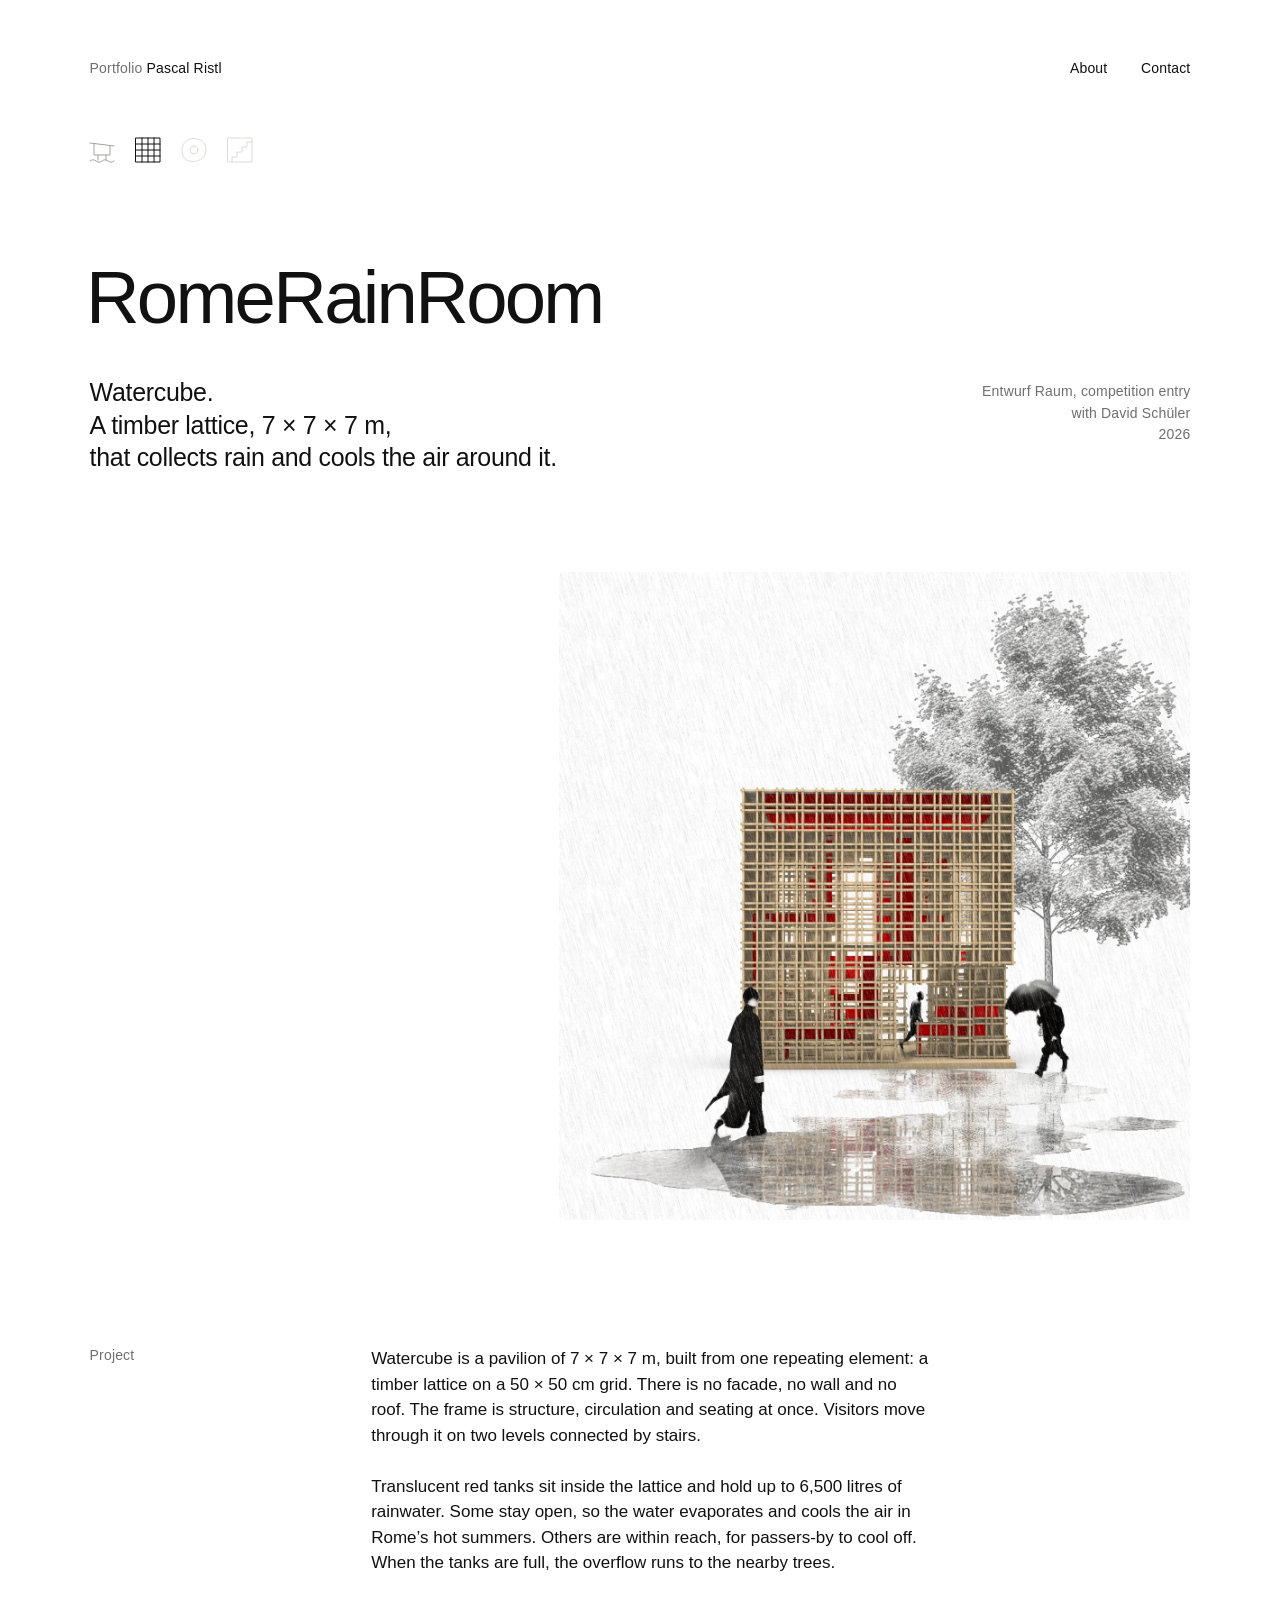
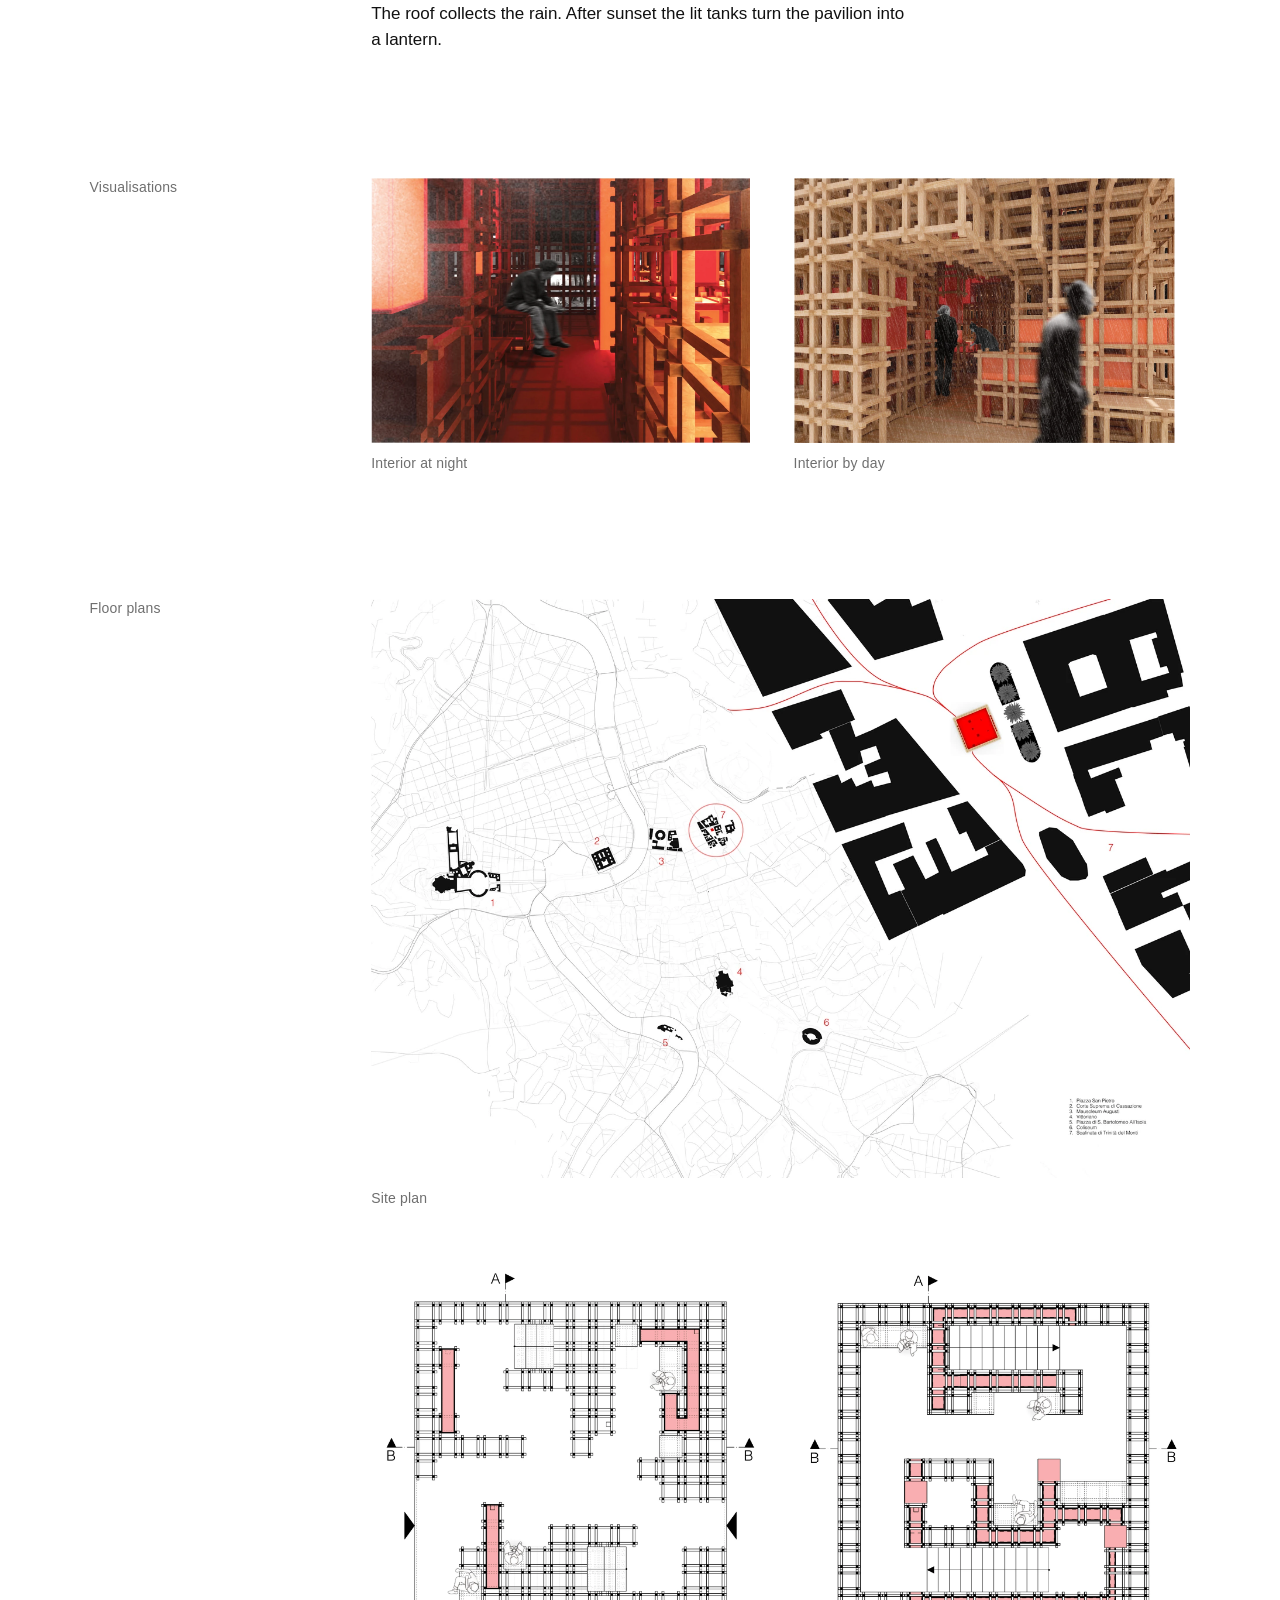
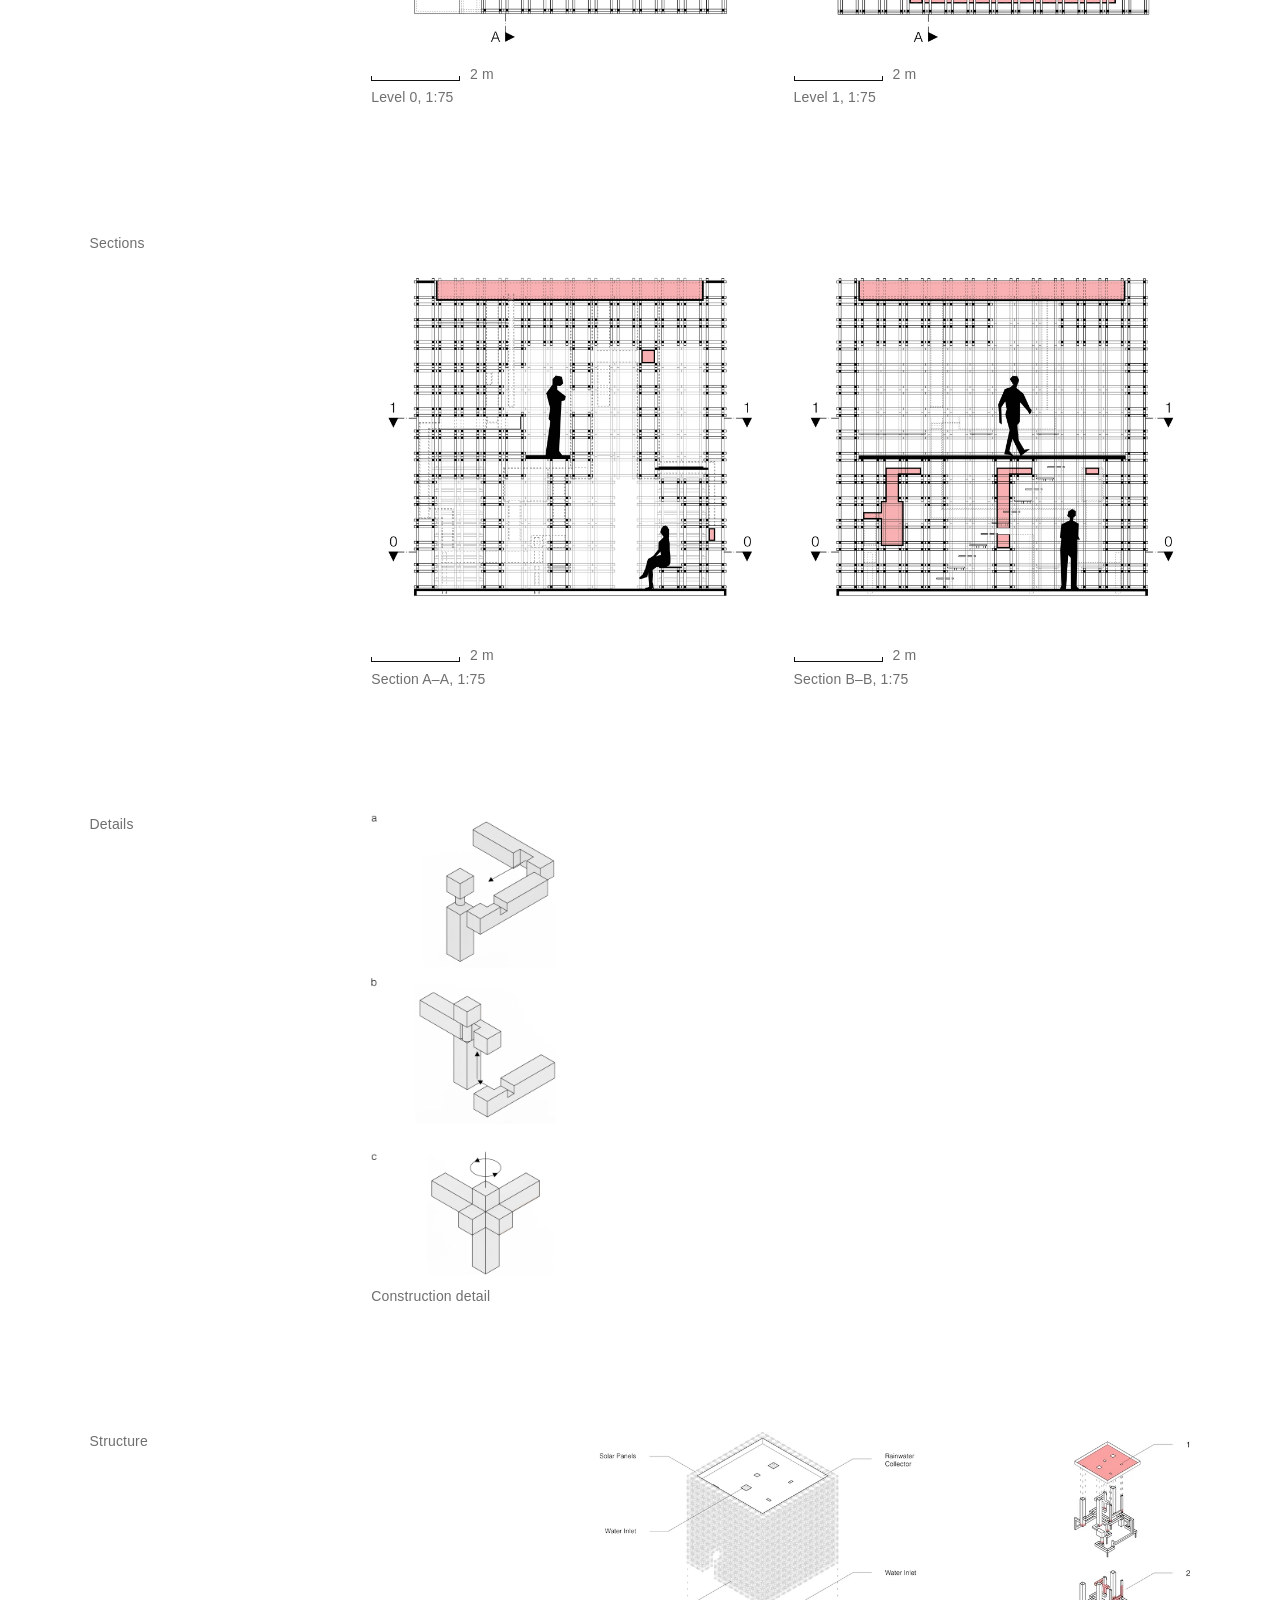
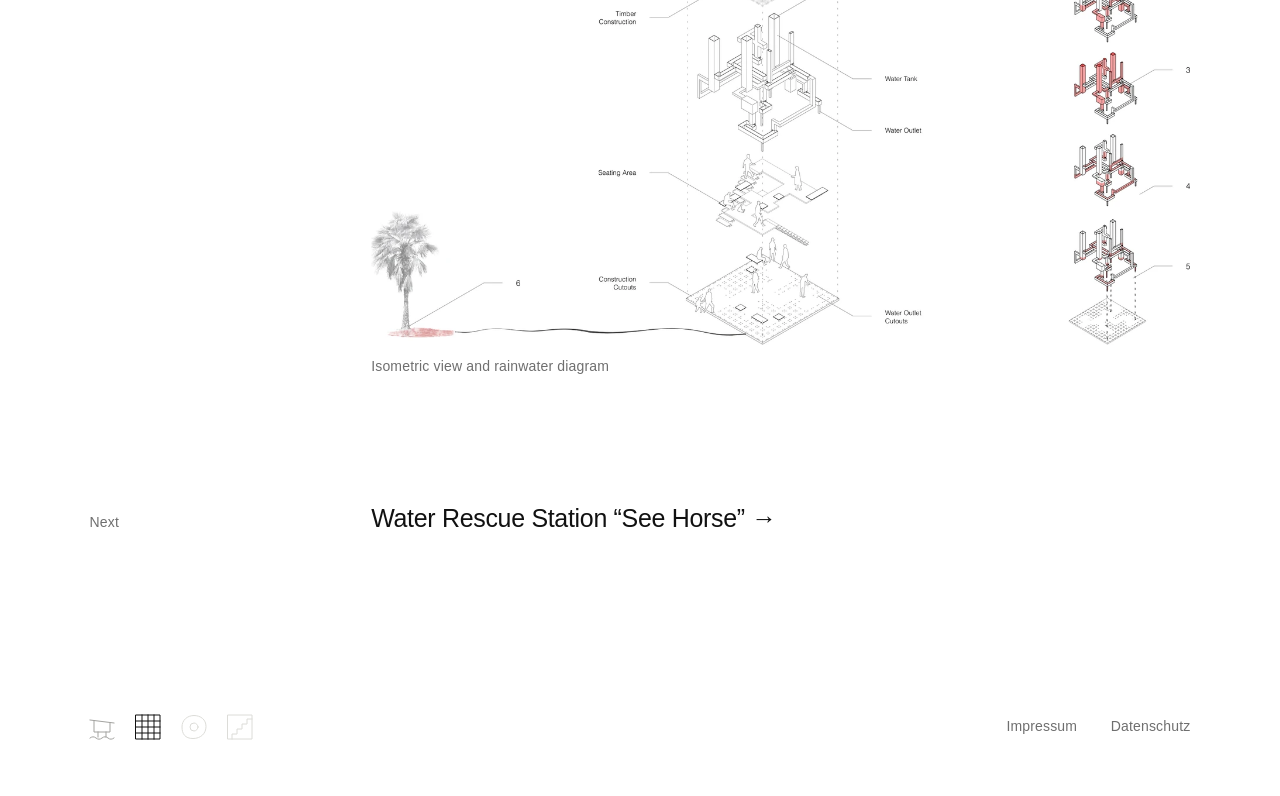
<file: p/watercube.html>
<!DOCTYPE html>
<html lang="en">
<head>
<meta charset="UTF-8">
<meta name="viewport" content="width=device-width, initial-scale=1">
<title>RomeRainRoom · RISTL.DESIGNBUERO</title>
<meta name="description" content="Watercube. A timber lattice, 7 × 7 × 7 m, that collects rain and cools the air around it.">
<link rel="icon" type="image/svg+xml" href="../favicon.svg">
<link rel="stylesheet" href="../style.css?v=19">
</head>
<body>
<header class="top">
  <a class="brand" href="../index.html"><span>Portfolio</span> Pascal Ristl</a>
  <nav aria-label="Main">
    <a href="../about.html">About</a>
    <a href="mailto:ristlp@ristldesignbuero.com">Contact</a>
  </nav>
</header>
<main>
<nav class="piktos oben" aria-label="Projects"><a class="pk" href="../p/seepferdchen.html" title="Water Rescue Station “See Horse”" aria-label="Water Rescue Station “See Horse”"><svg viewBox="4 4 24 24" aria-hidden="true"><path d="M4 9l24 3M8 9.5V21h16v-9.5M12 21v5M20 21v5M4 27c2-1.6 4-1.6 6 0s4 1.6 6 0 4-1.6 6 0 4 1.6 6 0"/></svg></a><a class="pk" href="../p/watercube.html" aria-current="page" title="RomeRainRoom" aria-label="RomeRainRoom"><svg viewBox="4 4 24 24" aria-hidden="true"><path d="M4 4h24v24H4zM10 4v24M16 4v24M22 4v24M4 10h24M4 16h24M4 22h24"/></svg></a><span class="pk off" title="Entwurf 3, soon"><svg viewBox="4 4 24 24" aria-hidden="true"><path d="M16 4.5c7 0 12 4.2 12 11S23 27.5 15 27.5 4 22.8 4 16 9 4.5 16 4.5z"/><circle cx="16" cy="16" r="4"/></svg></span><span class="pk off" title="BauKo Massiv, soon"><svg viewBox="4 4 24 24" aria-hidden="true"><path d="M4 4h24v24H4zM8 28v-5h5v-5h5v-5h5v-5h5"/></svg></span></nav>
<section class="intro">
  <h1>RomeRainRoom</h1>
  <p class="lead">Watercube.<br>A timber lattice, 7 × 7 × 7 m,<br>that collects rain and cools the air around it.</p>
  <p class="meta">Entwurf Raum, competition entry<br>with David Schüler<br>2026</p>
</section>
<section class="images">
<figure class="voll schmal"><a class="zoom" href="../img/watercube/cover-gross.webp?v=19"><img src="../img/watercube/cover-1400.webp?v=19" srcset="../img/watercube/cover-1400.webp?v=19 1400w, ../img/watercube/cover-2800.webp?v=19 2800w" sizes="(max-width: 520px) 100vw, 86vw" width="1400" height="1436" alt="RomeRainRoom" loading="eager" decoding="async"></a></figure>
</section>
<section class="sek"><h2>Project</h2><div class="inhalt prosa"><p>Watercube is a pavilion of 7 × 7 × 7 m, built from one repeating element: a timber lattice on a 50 × 50 cm grid. There is no facade, no wall and no roof. The frame is structure, circulation and seating at once. Visitors move through it on two levels connected by stairs.</p><p>Translucent red tanks sit inside the lattice and hold up to 6,500 litres of rainwater. Some stay open, so the water evaporates and cools the air in Rome’s hot summers. Others are within reach, for passers-by to cool off. When the tanks are full, the overflow runs to the nearby trees.</p><p>The roof collects the rain. After sunset the lit tanks turn the pavilion into a lantern.</p></div></section>
<section class="sek"><h2>Visualisations</h2><div class="inhalt raster">
<figure><a class="zoom" href="../img/watercube/innen-nacht-gross.webp?v=19"><img src="../img/watercube/innen-nacht-1400.webp?v=19" srcset="../img/watercube/innen-nacht-1400.webp?v=19 1400w, ../img/watercube/innen-nacht-2800.webp?v=19 2800w" sizes="(max-width: 520px) 100vw, (max-width: 900px) 46vw, 32vw" width="1400" height="977" alt="RomeRainRoom, visualisations, interior at night" loading="lazy" decoding="async"></a><figcaption>Interior at night</figcaption></figure>
<figure><a class="zoom" href="../img/watercube/innen-tag-gross.webp?v=19"><img src="../img/watercube/innen-tag-1400.webp?v=19" srcset="../img/watercube/innen-tag-1400.webp?v=19 1400w, ../img/watercube/innen-tag-2800.webp?v=19 2800w" sizes="(max-width: 520px) 100vw, (max-width: 900px) 46vw, 32vw" width="1400" height="971" alt="RomeRainRoom, visualisations, interior by day" loading="lazy" decoding="async"></a><figcaption>Interior by day</figcaption></figure>
</div></section>
<section class="sek"><h2>Floor plans</h2><div class="inhalt raster massstab">
<figure class=breit><a class="zoom" href="../img/watercube/lage-gross.webp?v=19"><img src="../img/watercube/lage-1400.webp?v=19" srcset="../img/watercube/lage-1400.webp?v=19 1400w, ../img/watercube/lage-2800.webp?v=19 2800w" sizes="(max-width: 900px) 100vw, 64vw" width="1400" height="989" alt="RomeRainRoom, floor plans, site plan" loading="lazy" decoding="async"></a><figcaption>Site plan</figcaption></figure>
<figure class="mass" style="--w:99.94%"><a class="zoom" href="../img/watercube/ebene-0-gross.webp?v=19"><img src="../img/watercube/ebene-0-1400.webp?v=19" srcset="../img/watercube/ebene-0-1400.webp?v=19 1400w, ../img/watercube/ebene-0-2800.webp?v=19 1800w" sizes="(max-width: 520px) 100vw, (max-width: 900px) 46vw, 32vw" width="1400" height="1408" alt="RomeRainRoom, floor plans, level 0, 1:75" loading="lazy" decoding="async"></a><span class="leiste" aria-label="Scale bar, 2 m"><i style="width:22.43%"></i>2 m</span><figcaption>Level 0, 1:75</figcaption></figure>
<figure class="mass" style="--w:100.00%"><a class="zoom" href="../img/watercube/ebene-1-gross.webp?v=19"><img src="../img/watercube/ebene-1-1400.webp?v=19" srcset="../img/watercube/ebene-1-1400.webp?v=19 1400w, ../img/watercube/ebene-1-2800.webp?v=19 1801w" sizes="(max-width: 520px) 100vw, (max-width: 900px) 46vw, 32vw" width="1400" height="1407" alt="RomeRainRoom, floor plans, level 1, 1:75" loading="lazy" decoding="async"></a><span class="leiste" aria-label="Scale bar, 2 m"><i style="width:22.43%"></i>2 m</span><figcaption>Level 1, 1:75</figcaption></figure>
</div></section>
<section class="sek"><h2>Sections</h2><div class="inhalt raster massstab">
<figure class="mass" style="--w:99.94%"><a class="zoom" href="../img/watercube/schnitt-aa-gross.webp?v=19"><img src="../img/watercube/schnitt-aa-1400.webp?v=19" srcset="../img/watercube/schnitt-aa-1400.webp?v=19 1400w, ../img/watercube/schnitt-aa-2800.webp?v=19 1800w" sizes="(max-width: 520px) 100vw, (max-width: 900px) 46vw, 32vw" width="1400" height="1408" alt="RomeRainRoom, sections, section a–a, 1:75" loading="lazy" decoding="async"></a><span class="leiste" aria-label="Scale bar, 2 m"><i style="width:22.43%"></i>2 m</span><figcaption>Section A–A, 1:75</figcaption></figure>
<figure class="mass" style="--w:99.94%"><a class="zoom" href="../img/watercube/schnitt-bb-gross.webp?v=19"><img src="../img/watercube/schnitt-bb-1400.webp?v=19" srcset="../img/watercube/schnitt-bb-1400.webp?v=19 1400w, ../img/watercube/schnitt-bb-2800.webp?v=19 1800w" sizes="(max-width: 520px) 100vw, (max-width: 900px) 46vw, 32vw" width="1400" height="1408" alt="RomeRainRoom, sections, section b–b, 1:75" loading="lazy" decoding="async"></a><span class="leiste" aria-label="Scale bar, 2 m"><i style="width:22.43%"></i>2 m</span><figcaption>Section B–B, 1:75</figcaption></figure>
</div></section>
<section class="sek"><h2>Details</h2><div class="inhalt raster frei">
<figure><a class="zoom" href="../img/watercube/verbindung-gross.webp?v=19"><img src="../img/watercube/verbindung-1400.webp?v=19" srcset="../img/watercube/verbindung-1400.webp?v=19 960w, ../img/watercube/verbindung-2800.webp?v=19 960w" sizes="(max-width: 520px) 100vw, (max-width: 900px) 46vw, 32vw" width="960" height="2384" alt="RomeRainRoom, details, construction detail" loading="lazy" decoding="async"></a><figcaption>Construction detail</figcaption></figure>
</div></section>
<section class="sek"><h2>Structure</h2><div class="inhalt raster">
<figure class=breit><a class="zoom" href="../img/watercube/aufbau-gross.webp?v=19"><img src="../img/watercube/aufbau-1400.webp?v=19" srcset="../img/watercube/aufbau-1400.webp?v=19 1400w, ../img/watercube/aufbau-2800.webp?v=19 2800w" sizes="(max-width: 900px) 100vw, 64vw" width="1400" height="877" alt="RomeRainRoom, structure, isometric view and rainwater diagram" loading="lazy" decoding="async"></a><figcaption>Isometric view and rainwater diagram</figcaption></figure>
</div></section>
<a class="next" href="seepferdchen.html"><span class="n">Next</span><span class="t">Water Rescue Station “See Horse”&nbsp;→</span></a>
</main>
<footer class="bottom">
  <nav class="piktos" aria-label="Projects"><a class="pk" href="../p/seepferdchen.html" title="Water Rescue Station “See Horse”" aria-label="Water Rescue Station “See Horse”"><svg viewBox="4 4 24 24" aria-hidden="true"><path d="M4 9l24 3M8 9.5V21h16v-9.5M12 21v5M20 21v5M4 27c2-1.6 4-1.6 6 0s4 1.6 6 0 4-1.6 6 0 4 1.6 6 0"/></svg></a><a class="pk" href="../p/watercube.html" aria-current="page" title="RomeRainRoom" aria-label="RomeRainRoom"><svg viewBox="4 4 24 24" aria-hidden="true"><path d="M4 4h24v24H4zM10 4v24M16 4v24M22 4v24M4 10h24M4 16h24M4 22h24"/></svg></a><span class="pk off" title="Entwurf 3, soon"><svg viewBox="4 4 24 24" aria-hidden="true"><path d="M16 4.5c7 0 12 4.2 12 11S23 27.5 15 27.5 4 22.8 4 16 9 4.5 16 4.5z"/><circle cx="16" cy="16" r="4"/></svg></span><span class="pk off" title="BauKo Massiv, soon"><svg viewBox="4 4 24 24" aria-hidden="true"><path d="M4 4h24v24H4zM8 28v-5h5v-5h5v-5h5v-5h5"/></svg></span></nav>
  <span class="recht"><a href="../impressum.html">Impressum</a><a href="../datenschutz.html">Datenschutz</a></span>
</footer>
<script src="../site.js"></script>
</body>
</html>
</file>
<file: style.css>
/* RISTL.DESIGNBUERO neu — Helvetica Light, Weissraum, Schwarz auf Weiss
   Typografie: vier Groessen, ein Schnitt (300), alles linksbuendig auf einer Flucht. */
:root{
  --ink:#111;--soft:#6f6f6f;--faint:#c9c9c5;--line:#e4e4e0;--paper:#fff;
  --gut:clamp(28px,7vw,112px);            /* Abstand der Schrift zum Rand */
  --spalt:clamp(16px,2vw,32px);           /* Spaltenabstand im 12er-Raster */
  --klein:14px;                           /* Meta, Navigation, Bildzeilen */
  --text:17px;                            /* Lesetext */
  --lead:clamp(21px,1.95vw,27px);         /* Einleitung */
  --gross:clamp(38px,5.8vw,84px);         /* Titel */
  --z:1.5rem;                             /* Grundzeile */
}
*{box-sizing:border-box;margin:0;padding:0}
html{font-size:17px;-webkit-text-size-adjust:100%}
body{background:var(--paper);color:var(--ink);
  font:300 var(--text)/1.5 "Helvetica Neue",Helvetica,Roboto,"Segoe UI",Arial,sans-serif;
  min-height:100vh;min-height:100dvh;display:flex;flex-direction:column;
  -webkit-font-smoothing:antialiased;-moz-osx-font-smoothing:grayscale;
  text-rendering:optimizeLegibility;font-kerning:normal;font-synthesis:none;
  font-variant-numeric:lining-nums tabular-nums;hanging-punctuation:first}
a{color:inherit;text-decoration:none}
a:focus-visible{outline:1px solid var(--ink);outline-offset:6px}
img{display:block;width:100%;height:auto}
.sr{position:absolute;width:1px;height:1px;overflow:hidden;clip:rect(0 0 0 0)}
h1{font-weight:300;font-size:var(--gross);line-height:1;letter-spacing:-.036em;
  margin-left:-.05em;text-wrap:balance}   /* optisch auf die Flucht gezogen */
p{text-wrap:pretty}
dt,dd{font-weight:300}

/* Kopf und Fuss: eine Groesse, eine Flucht */
.top,.bottom{display:flex;justify-content:space-between;align-items:baseline;
  padding:clamp(28px,4.4vw,60px) var(--gut);font-size:var(--klein);line-height:var(--z);letter-spacing:.012em}
.brand span{color:var(--soft)}
.top nav{display:flex;gap:2.4em}
.top a,.bottom a{transition:color .2s}
.top nav a:hover,.bottom a:hover{color:var(--soft)}
.top [aria-current]{color:var(--soft)}
.bottom{margin-top:auto;padding-top:clamp(96px,14vw,200px);align-items:center;gap:2em;color:var(--soft)}
.bottom a:hover{color:var(--ink)}
.recht{display:flex;gap:2.4em}
main{flex:1}

/* Startseite: vier Piktogramme, buendig mit Kopf- und Fusszeile */
.home main{display:grid;align-content:center}
.home .bottom{padding-top:clamp(28px,4.4vw,60px)}
.grid{display:grid;grid-template-columns:repeat(4,minmax(0,clamp(120px,13vw,190px)));justify-content:space-between;
  column-gap:var(--spalt);padding:clamp(24px,5vh,60px) var(--gut);width:100%}
.tile{display:block;color:var(--ink)}
.tile svg{display:block;width:100%;aspect-ratio:1;overflow:visible;fill:none;stroke:currentColor;stroke-width:1px;
  stroke-linecap:square;stroke-linejoin:miter;transition:transform .7s cubic-bezier(.16,1,.3,1)}
.tile svg *{vector-effect:non-scaling-stroke}
a.tile:hover svg{transform:translateY(-6px)}
.cap{display:grid;grid-template-columns:1.7em 1fr;margin-top:clamp(24px,2.6vw,40px);
  font-size:var(--klein);line-height:1.4;letter-spacing:.012em}
.cap .n{color:var(--soft)}
.cap .t{text-wrap:balance}
.soon{display:block}
.tile.bald{color:var(--faint);cursor:default}
.tile.bald .cap .n{color:inherit}

/* kleine Piktogramm-Leiste auf den Unterseiten */
.piktos{display:flex;gap:22px;align-items:center}
.piktos.oben{padding:0 var(--gut)}
.pk{display:block;width:24px;height:24px;color:var(--faint);transition:color .2s;position:relative}
.pk::after{content:"";position:absolute;inset:-10px}        /* Tippflaeche 44 px */
.pk svg{display:block;width:100%;height:100%;overflow:visible;fill:none;stroke:currentColor;stroke-width:1px;
  stroke-linecap:square;stroke-linejoin:miter}
.pk svg *{vector-effect:non-scaling-stroke}
a.pk{color:#a3a3a0}
a.pk:hover,.pk[aria-current]{color:var(--ink)}
.pk.off{color:#dcdcd8}

/* Projektseite: Titel ueber die Breite, darunter Einleitung links, Angaben rechts */
.intro{display:grid;grid-template-columns:repeat(12,1fr);column-gap:var(--spalt);align-items:start;
  padding:clamp(56px,11vh,128px) var(--gut) clamp(64px,11vh,128px)}
.intro h1{grid-column:1/-1;max-width:13em}
.lead{grid-column:1/8;margin-top:calc(var(--z) * 1.6);max-width:27em;
  font-size:var(--lead);line-height:1.3;letter-spacing:-.012em}
.meta{grid-column:9/-1;text-align:right;margin-top:calc(var(--z) * 1.6 + .35em);font-size:var(--klein);line-height:1.55;letter-spacing:.012em;color:var(--soft)}
.images{display:grid;gap:clamp(24px,4vw,56px);padding:0 var(--gut)}
.images figure:nth-child(even){width:calc((100% - 11 * var(--spalt)) / 12 * 8 + 7 * var(--spalt));margin-left:auto}
/* Abschnitte: Ueberschrift links in der Randspalte, Inhalt rechts */
.sek{display:grid;grid-template-columns:repeat(12,1fr);column-gap:var(--spalt);align-items:start;
  margin:clamp(88px,14vh,170px) var(--gut) 0}
.sek h2{grid-column:1/4;position:sticky;top:var(--z);font-weight:300;font-size:var(--klein);line-height:1.4;letter-spacing:.012em;color:var(--soft)}
.inhalt{grid-column:4/-1}
.prosa p{max-width:33em;margin-bottom:var(--z)}
.prosa p:last-child{margin-bottom:0}
.raster{display:grid;grid-template-columns:1fr 1fr;gap:clamp(28px,3.4vw,56px) var(--spalt);align-items:start}
.raster .breit{grid-column:1/-1}
figcaption{margin-top:.8em;font-size:var(--klein);line-height:1.4;letter-spacing:.012em;color:var(--soft)}
.zoom{display:block;cursor:zoom-in}
.raster figure:not(.breit) .zoom{aspect-ratio:3/2}             /* gleiche Bildhoehe, Bildzeilen auf einer Linie */
.raster figure:not(.breit) .zoom img{width:100%;height:100%;object-fit:contain;object-position:left bottom}   /* Bild buendig ueber seiner Bildzeile */
.raster.fuell figure:not(.breit) .zoom{aspect-ratio:4/3}
.raster.fuell figure:not(.breit) .zoom img{object-fit:cover;object-position:center}
.raster.quadrat figure:not(.breit) .zoom{aspect-ratio:1}
/* einzelnes Hochformat: nie hoeher als der Bildschirm */
.raster.frei figure:not(.breit) .zoom{aspect-ratio:auto;width:max-content;max-width:100%}
.raster.frei figure:not(.breit) .zoom img{width:auto;height:auto;max-width:100%;max-height:min(56vh,460px);max-height:min(56svh,460px)}
/* massstabstreu: jede Zeichnung in ihrer Papiergroesse relativ zu den anderen, Boden auf einer Linie */
.raster.massstab{align-items:end}
.raster.massstab figure{min-width:0}
.raster.massstab .mass .zoom{aspect-ratio:auto;width:var(--w)}
.raster.massstab .mass .zoom img{width:100%;height:auto;object-fit:fill}
.leiste{display:flex;align-items:flex-end;gap:.7em;margin-top:1.1em;font-size:var(--klein);line-height:1;letter-spacing:.012em;color:var(--soft)}
.leiste i{display:block;flex:none;height:5px;border:1px solid var(--ink);border-top:0}
.leiste+figcaption{margin-top:.55em}
.images .portrait{width:calc((100% - 11 * var(--spalt)) / 12 * 5 + 4 * var(--spalt));margin-left:calc((100% - 11 * var(--spalt)) / 12 * 3 + 3 * var(--spalt))}
.weg div{display:grid;grid-template-columns:7.5em 1fr;gap:var(--spalt);padding:.32em 0;max-width:40em}
.weg dt{color:var(--soft);font-size:var(--klein);letter-spacing:.012em;padding-top:.2em}
.meta a,.kontakt a{text-decoration:underline;text-decoration-thickness:1px;text-underline-offset:.28em;text-decoration-color:var(--faint);transition:text-decoration-color .2s}
.meta a:hover,.kontakt a:hover{text-decoration-color:var(--ink)}
.kontakt p{line-height:1.9}
.images .schmal{width:calc((100% - 11 * var(--spalt)) / 12 * 7 + 6 * var(--spalt));margin-left:auto}
.raster.hoch figure:not(.breit) .zoom{aspect-ratio:4/5}
.raster.hoch figure:not(.breit) .zoom img{object-fit:cover;object-position:center}
.lupe{position:fixed;inset:0;z-index:10;background:var(--paper);display:grid;place-items:center;
  padding:clamp(16px,3vw,48px);cursor:zoom-out;animation:auf .25s ease both}
.lupe img{width:auto;height:auto;max-width:100%;max-height:100%;object-fit:contain;min-height:0}
@keyframes auf{from{opacity:0}to{opacity:1}}
.next{display:grid;grid-template-columns:repeat(12,1fr);column-gap:var(--spalt);align-items:baseline;
  margin:clamp(88px,14vh,170px) var(--gut) 0}
.next .n{grid-column:1/4;font-size:var(--klein);letter-spacing:.012em;color:var(--soft)}
.next .t{grid-column:4/-1;font-size:var(--lead);line-height:1.3;letter-spacing:-.012em;transition:color .2s}
.next:hover .t{color:var(--soft)}

/* Textseiten */
.text{padding:clamp(56px,11vh,128px) var(--gut) 0}
.text h1{margin-bottom:calc(var(--z) * 1.6)}
.text h2{font-weight:300;font-size:var(--klein);line-height:1.4;letter-spacing:.012em;color:var(--soft);margin:calc(var(--z) * 2) 0 calc(var(--z) / 2)}
.text p{margin-bottom:var(--z);max-width:33em}
.text p:first-of-type{font-size:var(--lead);line-height:1.3;letter-spacing:-.012em;max-width:27em}
.text dl{margin:calc(var(--z) * 2.5) 0;max-width:36rem;font-size:var(--klein);line-height:1.4;letter-spacing:.012em}
.text dl div{display:grid;grid-template-columns:8em 1fr;gap:1em;padding:.3em 0}
.text dt{color:var(--soft)}
.text .links{font-size:var(--klein);line-height:2;letter-spacing:.012em}
.text a{text-decoration:underline;text-decoration-thickness:1px;text-underline-offset:.28em;text-decoration-color:var(--faint);transition:text-decoration-color .2s}
.text a:hover{text-decoration-color:var(--ink)}
.legal{font-size:15px;line-height:1.55}
.legal h1{font-size:clamp(30px,3.4vw,44px);letter-spacing:-.028em}
.legal ul{padding-left:1.1em;margin-bottom:var(--z);max-width:33em}
.legal p:first-of-type{font-size:inherit;line-height:inherit;letter-spacing:0;max-width:33em}

/* sanftes Einblenden */
@media (prefers-reduced-motion:no-preference){
  .tile,.images figure,.intro,.text{animation:ein .9s cubic-bezier(.16,1,.3,1) both}
  .tile{animation-delay:calc(var(--i) * 90ms)}
  @keyframes ein{from{opacity:0;transform:translateY(12px)}to{opacity:1;transform:none}}
}

@media (max-width:900px){
  .lead{grid-column:1/-1}
  .meta{grid-column:1/-1;margin-top:calc(var(--z) * 1.5)}
  .sek h2{grid-column:1/-1;position:static;margin-bottom:var(--z)}
  .inhalt{grid-column:1/-1}
  .next .n{grid-column:1/-1;margin-bottom:.4em}.next .t{grid-column:1/-1}
}
@media (max-width:820px){
  .grid{grid-template-columns:repeat(2,minmax(0,132px));row-gap:clamp(48px,8vh,80px)}
}
@media (max-width:520px){
  html{font-size:16px}
  :root{--text:16px}
  .top{flex-wrap:wrap;gap:.2em 1.4em}
  .top nav{gap:1.6em}
  .bottom{flex-wrap:wrap;gap:18px 2em}
  .recht{gap:1.8em}
  .images figure:nth-child(even){width:100%}
  .raster{grid-template-columns:1fr}
  .images .schmal{width:100%}
  .images .portrait{width:100%;margin-left:0}
  .weg div{grid-template-columns:6.2em 1fr}
  .text dl div{grid-template-columns:6.4em 1fr}
}
</file>
